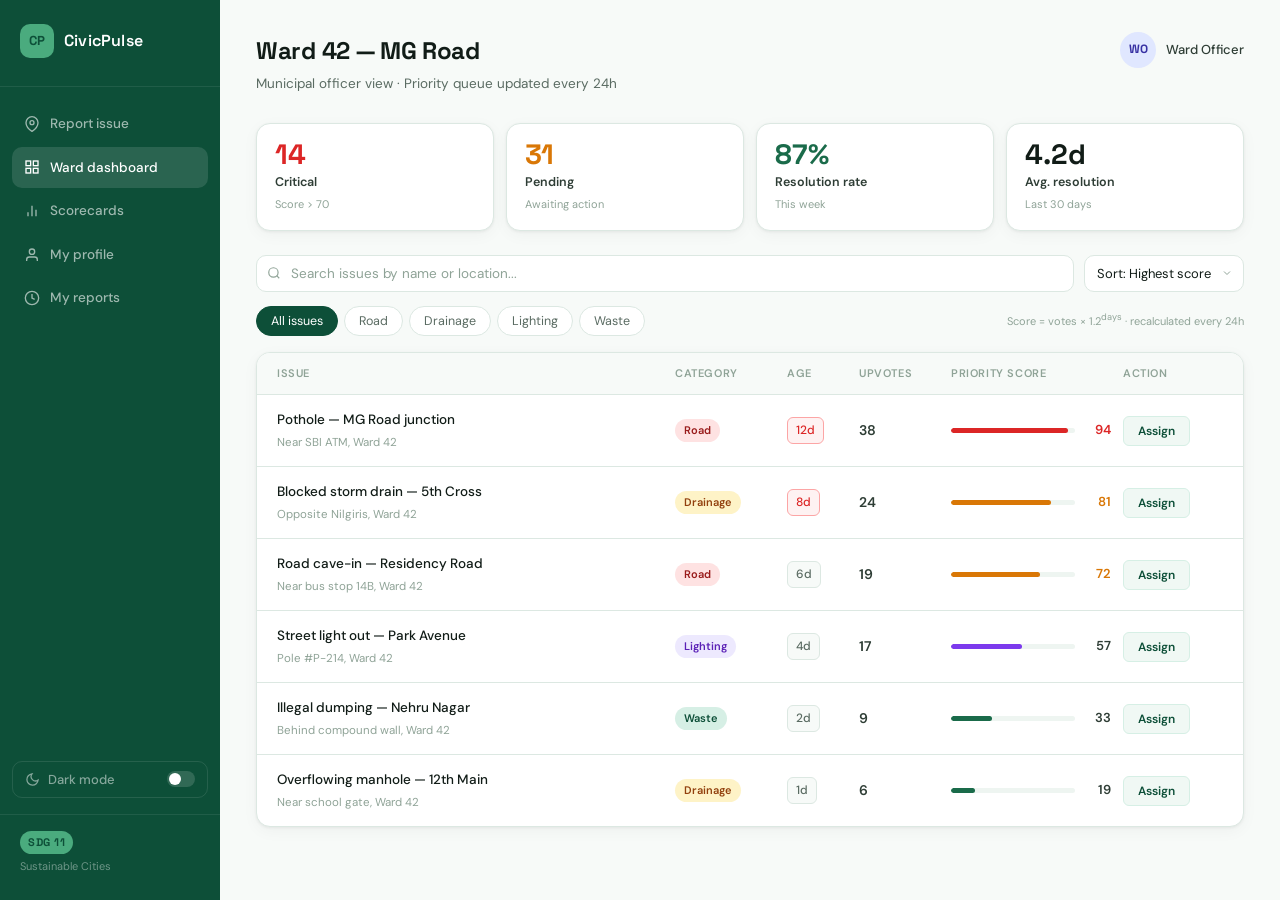
<file: pages/dashboard.html>
<!DOCTYPE html>
<html lang="en">
<head>
  <meta charset="UTF-8" />
  <meta name="viewport" content="width=device-width, initial-scale=1.0" />
  <title>CivicPulse — Ward Dashboard</title>
  <link rel="stylesheet" href="../css/style.css" />
  <link rel="stylesheet" href="../css/darkmode.css" />
  <link rel="preconnect" href="https://fonts.googleapis.com" />
  <link href="https://fonts.googleapis.com/css2?family=DM+Sans:wght@400;500;600&family=Space+Grotesk:wght@500;600;700&display=swap" rel="stylesheet" />
</head>
<body>

  <div class="shell">

        <aside class="sidebar">
      <div class="sidebar-logo">
        <span class="logo-mark">CP</span>
        <span class="logo-text">CivicPulse</span>
      </div>
      <nav class="sidebar-nav">
        <a href="../index.html" class="nav-item ">
          <svg class="nav-icon" viewBox="0 0 24 24" fill="none" stroke="currentColor" stroke-width="2"><path d="M21 10c0 7-9 13-9 13s-9-6-9-13a9 9 0 0118 0z"/><circle cx="12" cy="10" r="3"/></svg>
          Report issue
        </a>
        <a href="dashboard.html" class="nav-item active">
          <svg class="nav-icon" viewBox="0 0 24 24" fill="none" stroke="currentColor" stroke-width="2"><rect x="3" y="3" width="7" height="7"/><rect x="14" y="3" width="7" height="7"/><rect x="14" y="14" width="7" height="7"/><rect x="3" y="14" width="7" height="7"/></svg>
          Ward dashboard
        </a>
        <a href="scorecard.html" class="nav-item ">
          <svg class="nav-icon" viewBox="0 0 24 24" fill="none" stroke="currentColor" stroke-width="2"><line x1="18" y1="20" x2="18" y2="10"/><line x1="12" y1="20" x2="12" y2="4"/><line x1="6" y1="20" x2="6" y2="14"/></svg>
          Scorecards
        </a>
        <a href="profile.html" class="nav-item ">
          <svg class="nav-icon" viewBox="0 0 24 24" fill="none" stroke="currentColor" stroke-width="2"><path d="M20 21v-2a4 4 0 00-4-4H8a4 4 0 00-4 4v2"/><circle cx="12" cy="7" r="4"/></svg>
          My profile
        </a>
        <a href="history.html" class="nav-item ">
          <svg class="nav-icon" viewBox="0 0 24 24" fill="none" stroke="currentColor" stroke-width="2"><circle cx="12" cy="12" r="10"/><polyline points="12 6 12 12 16 14"/></svg>
          My reports
        </a>
      </nav>
      <button class="dark-toggle" onclick="toggleDark()">
        <svg width="15" height="15" viewBox="0 0 24 24" fill="none" stroke="currentColor" stroke-width="2"><path d="M21 12.79A9 9 0 1111.21 3 7 7 0 0021 12.79z"/></svg>
        Dark mode
        <div class="dark-toggle-track"><div class="dark-toggle-thumb"></div></div>
      </button>
      <div class="sidebar-sdg">
        <span class="sdg-badge">SDG 11</span>
        <span class="sdg-label">Sustainable Cities</span>
      </div>
    </aside>

    <main class="main">

      <header class="page-header">
        <div>
          <h1 class="page-title">Ward 42 — MG Road</h1>
          <p class="page-sub">Municipal officer view · Priority queue updated every 24h</p>
        </div>
        <div class="header-user">
          <div class="user-avatar officer">WO</div>
          <span class="user-name">Ward Officer</span>
        </div>
      </header>

      <!-- Stats row -->
      <div class="stats-row">
        <div class="stat-card">
          <span class="stat-num critical">14</span>
          <span class="stat-label">Critical</span>
          <span class="stat-hint">Score &gt; 70</span>
        </div>
        <div class="stat-card">
          <span class="stat-num warning">31</span>
          <span class="stat-label">Pending</span>
          <span class="stat-hint">Awaiting action</span>
        </div>
        <div class="stat-card">
          <span class="stat-num success">87%</span>
          <span class="stat-label">Resolution rate</span>
          <span class="stat-hint">This week</span>
        </div>
        <div class="stat-card">
          <span class="stat-num">4.2d</span>
          <span class="stat-label">Avg. resolution</span>
          <span class="stat-hint">Last 30 days</span>
        </div>
      </div>

      <!-- Search + Sort toolbar -->
      <div class="dashboard-toolbar">
        <div class="toolbar-search-wrap">
          <svg class="toolbar-search-icon" viewBox="0 0 24 24" fill="none" stroke="currentColor" stroke-width="2"><circle cx="11" cy="11" r="8"/><line x1="21" y1="21" x2="16.65" y2="16.65"/></svg>
          <input class="toolbar-search" id="toolbar-search" type="text" placeholder="Search issues by name or location..." oninput="searchAndSort()" />
        </div>
        <select class="sort-select" id="sort-select" onchange="searchAndSort()">
          <option value="score">Sort: Highest score</option>
          <option value="votes">Sort: Most votes</option>
          <option value="age">Sort: Oldest first</option>
          <option value="newest">Sort: Newest first</option>
        </select>
      </div>

      <!-- Filter bar -->
      <div class="filter-bar">
        <button class="filter-btn active" onclick="filterIssues('all', this)">All issues</button>
        <button class="filter-btn" onclick="filterIssues('road', this)">Road</button>
        <button class="filter-btn" onclick="filterIssues('drainage', this)">Drainage</button>
        <button class="filter-btn" onclick="filterIssues('lighting', this)">Lighting</button>
        <button class="filter-btn" onclick="filterIssues('waste', this)">Waste</button>
        <span class="decay-note">Score = votes × 1.2<sup>days</sup> · recalculated every 24h</span>
      </div>

      <!-- Issue table -->
      <div class="issue-table">
        <div id="issue-tbody"><div class="table-head" style="display:grid;grid-template-columns:2fr 100px 60px 80px 160px 100px;gap:12px;padding:12px 20px;background:var(--surface-2);border-bottom:1px solid var(--border);font-size:11px;font-weight:600;color:var(--ink-faint);text-transform:uppercase;letter-spacing:0.6px;">
          <span>Issue</span>
          <span>Category</span>
          <span>Age</span>
          <span>Upvotes</span>
          <span>Priority score</span>
          <span>Action</span>
        </div>

        <div class="table-row" data-cat="road" data-score="94" data-votes="38" data-age="12">
          <div class="issue-info">
            <span class="issue-name">Pothole — MG Road junction</span>
            <span class="issue-loc">Near SBI ATM, Ward 42</span>
          </div>
          <span class="tag tag-road">Road</span>
          <span class="age-badge old">12d</span>
          <span class="votes">38</span>
          <div class="score-cell">
            <div class="score-bar-wrap"><div class="score-bar" style="width:94%;background:#dc2626"></div></div>
            <span class="score-num critical">94</span>
          </div>
          <div class="action-cell">
            <button class="action-btn" onclick="assignIssue(this)">Assign</button>
          </div>
        </div>

        <div class="table-row" data-cat="drainage" data-score="81" data-votes="24" data-age="8">
          <div class="issue-info">
            <span class="issue-name">Blocked storm drain — 5th Cross</span>
            <span class="issue-loc">Opposite Nilgiris, Ward 42</span>
          </div>
          <span class="tag tag-drainage">Drainage</span>
          <span class="age-badge old">8d</span>
          <span class="votes">24</span>
          <div class="score-cell">
            <div class="score-bar-wrap"><div class="score-bar" style="width:81%;background:#d97706"></div></div>
            <span class="score-num warning">81</span>
          </div>
          <div class="action-cell">
            <button class="action-btn" onclick="assignIssue(this)">Assign</button>
          </div>
        </div>

        <div class="table-row" data-cat="road" data-score="72" data-votes="19" data-age="6">
          <div class="issue-info">
            <span class="issue-name">Road cave-in — Residency Road</span>
            <span class="issue-loc">Near bus stop 14B, Ward 42</span>
          </div>
          <span class="tag tag-road">Road</span>
          <span class="age-badge">6d</span>
          <span class="votes">19</span>
          <div class="score-cell">
            <div class="score-bar-wrap"><div class="score-bar" style="width:72%;background:#d97706"></div></div>
            <span class="score-num warning">72</span>
          </div>
          <div class="action-cell">
            <button class="action-btn" onclick="assignIssue(this)">Assign</button>
          </div>
        </div>

        <div class="table-row" data-cat="lighting" data-score="57" data-votes="17" data-age="4">
          <div class="issue-info">
            <span class="issue-name">Street light out — Park Avenue</span>
            <span class="issue-loc">Pole #P-214, Ward 42</span>
          </div>
          <span class="tag tag-lighting">Lighting</span>
          <span class="age-badge">4d</span>
          <span class="votes">17</span>
          <div class="score-cell">
            <div class="score-bar-wrap"><div class="score-bar" style="width:57%;background:#7c3aed"></div></div>
            <span class="score-num">57</span>
          </div>
          <div class="action-cell">
            <button class="action-btn" onclick="assignIssue(this)">Assign</button>
          </div>
        </div>

        <div class="table-row" data-cat="waste" data-score="33" data-votes="9" data-age="2">
          <div class="issue-info">
            <span class="issue-name">Illegal dumping — Nehru Nagar</span>
            <span class="issue-loc">Behind compound wall, Ward 42</span>
          </div>
          <span class="tag tag-waste">Waste</span>
          <span class="age-badge">2d</span>
          <span class="votes">9</span>
          <div class="score-cell">
            <div class="score-bar-wrap"><div class="score-bar" style="width:33%;background:#1a6b4a"></div></div>
            <span class="score-num">33</span>
          </div>
          <div class="action-cell">
            <button class="action-btn" onclick="assignIssue(this)">Assign</button>
          </div>
        </div>

        <div class="table-row" data-cat="drainage" data-score="19" data-votes="6" data-age="1">
          <div class="issue-info">
            <span class="issue-name">Overflowing manhole — 12th Main</span>
            <span class="issue-loc">Near school gate, Ward 42</span>
          </div>
          <span class="tag tag-drainage">Drainage</span>
          <span class="age-badge">1d</span>
          <span class="votes">6</span>
          <div class="score-cell">
            <div class="score-bar-wrap"><div class="score-bar" style="width:19%;background:#1a6b4a"></div></div>
            <span class="score-num">19</span>
          </div>
          <div class="action-cell">
            <button class="action-btn" onclick="assignIssue(this)">Assign</button>
          </div>
        </div>

      </div>

      <p class="no-results" id="no-results">No issues match your search.</p>

    </main>
  </div>

  <script src="../js/app.js"></script>
  <script>
    let activeCat = 'all';

    function filterIssues(cat, btn) {
      activeCat = cat;
      document.querySelectorAll('.filter-btn').forEach(b => b.classList.remove('active'));
      btn.classList.add('active');
      searchAndSort();
    }

    function searchAndSort() {
      const query = document.getElementById('toolbar-search').value.toLowerCase();
      const sort  = document.getElementById('sort-select').value;
      const rows  = Array.from(document.querySelectorAll('.table-row'));

      const scoreMap  = {'94':94,'81':81,'72':72,'57':57,'33':33,'19':19};
      const votesMap  = {'94':38,'81':24,'72':19,'57':17,'33':9,'19':6};
      const ageMap    = {'94':12,'81':8,'72':6,'57':4,'33':2,'19':1};

      rows.forEach(row => {
        const name   = row.querySelector('.issue-name')?.textContent.toLowerCase() || '';
        const loc    = row.querySelector('.issue-loc')?.textContent.toLowerCase()  || '';
        const cat    = row.dataset.cat;
        const matchQ = name.includes(query) || loc.includes(query);
        const matchC = activeCat === 'all' || cat === activeCat;
        row.style.display = (matchQ && matchC) ? '' : 'none';
      });

      // Sort visible rows
      const table = document.querySelector('.issue-table');
      const head  = document.querySelector('.table-head');
      const visibleRows = rows.filter(r => r.style.display !== 'none');

      visibleRows.sort((a, b) => {
        const sa = parseInt(a.querySelector('.score-num')?.textContent) || 0;
        const sb = parseInt(b.querySelector('.score-num')?.textContent) || 0;
        const va = parseInt(a.querySelector('.votes')?.textContent) || 0;
        const vb = parseInt(b.querySelector('.votes')?.textContent) || 0;
        const aa = parseInt(a.querySelector('.age-badge')?.textContent) || 0;
        const ab = parseInt(b.querySelector('.age-badge')?.textContent) || 0;
        if (sort === 'score')  return sb - sa;
        if (sort === 'votes')  return vb - va;
        if (sort === 'age')    return ab - aa;
        if (sort === 'newest') return aa - ab;
        return 0;
      });

      visibleRows.forEach(r => table.appendChild(r));

      const visible = visibleRows.length;
      const nr = document.getElementById('no-results');
      if (nr) nr.classList.toggle('visible', visible === 0);
    }
  </script>
</body>
</html>
</file>
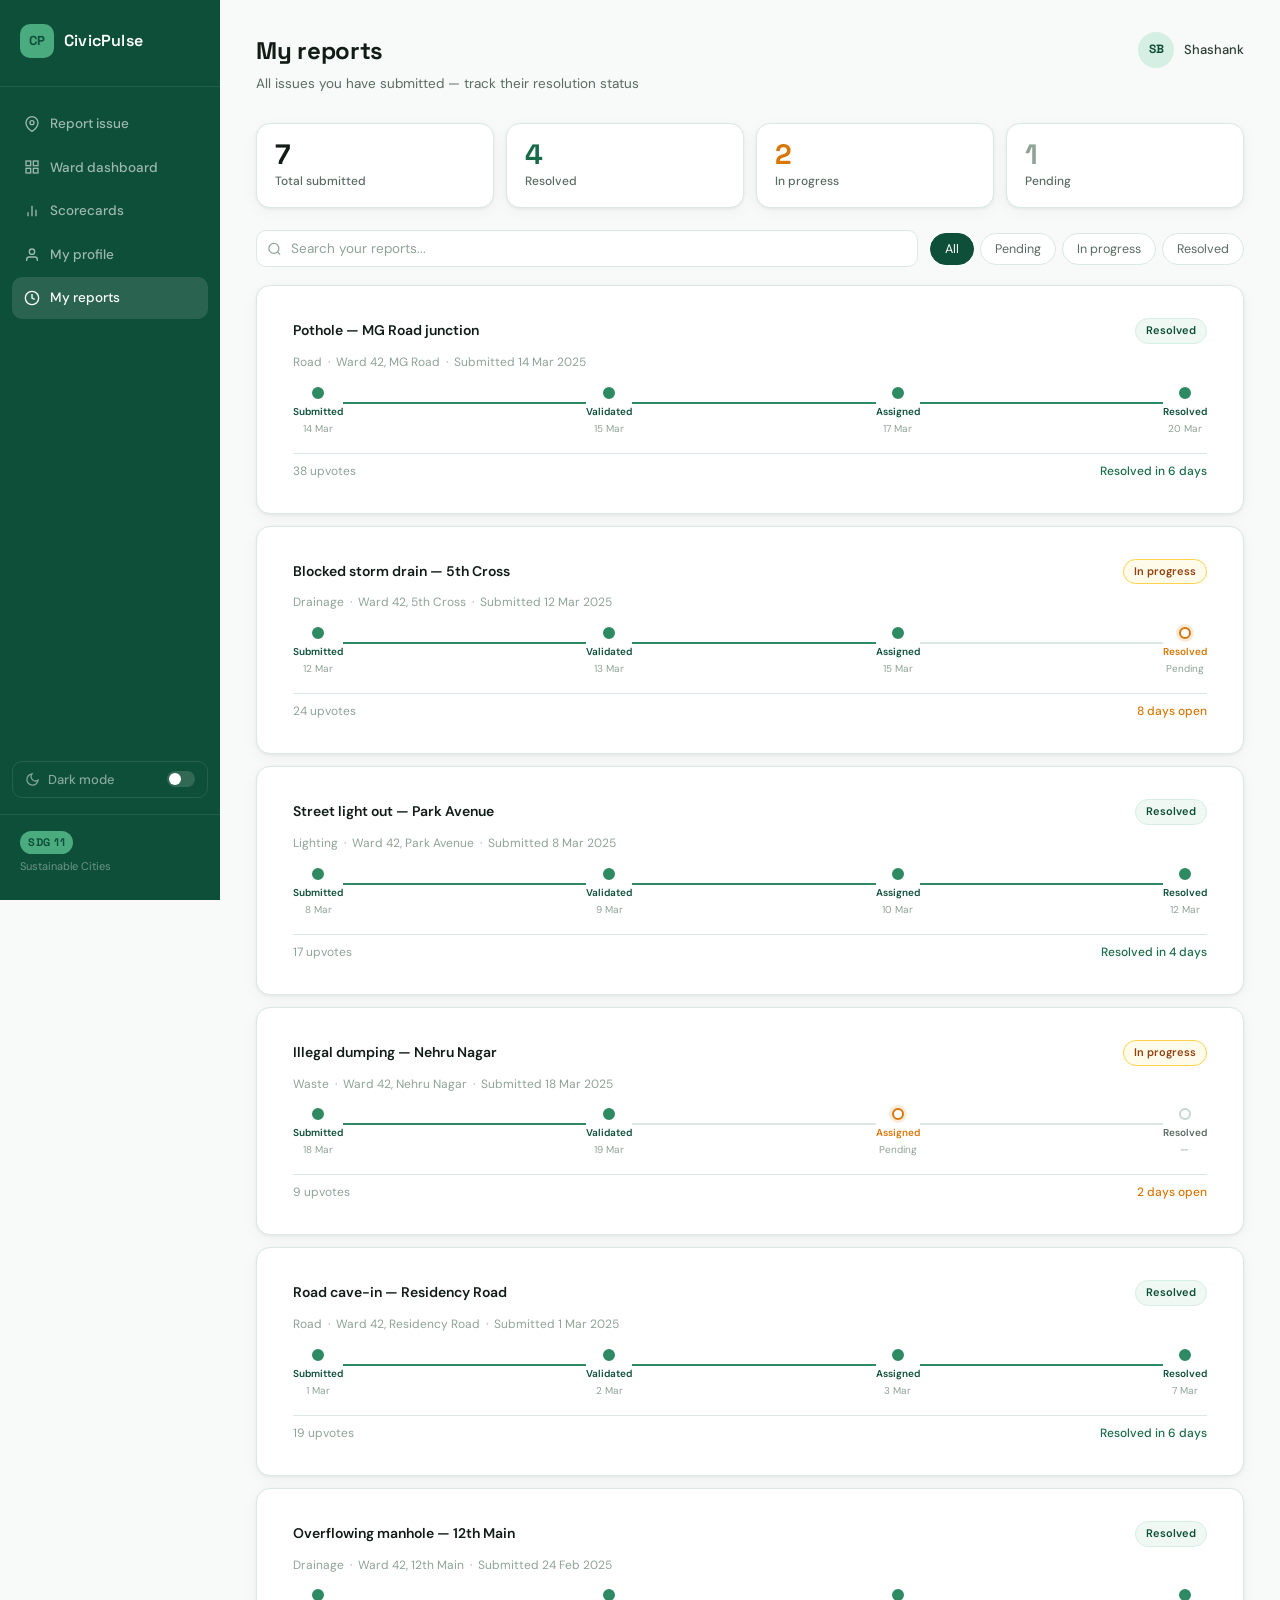
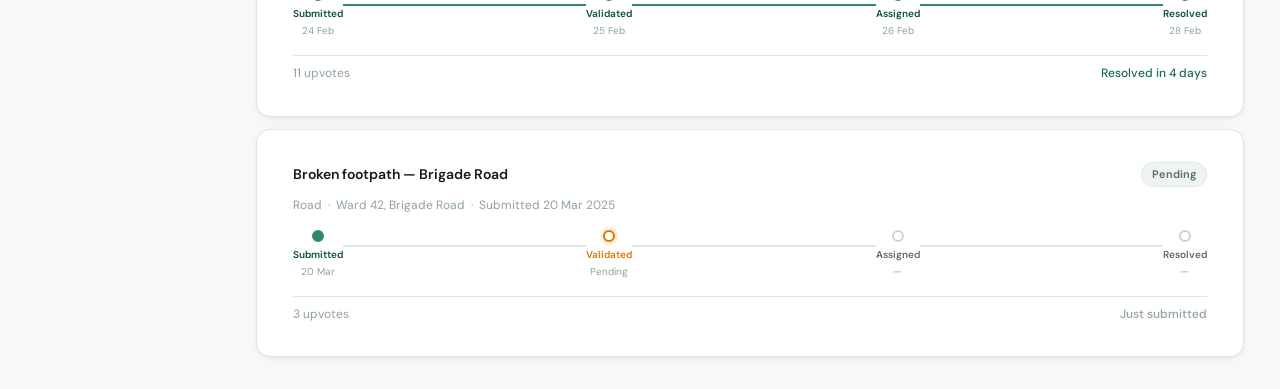
<file: pages/history.html>
<!DOCTYPE html>
<html lang="en">
<head>
  <meta charset="UTF-8" />
  <meta name="viewport" content="width=device-width, initial-scale=1.0" />
  <title>CivicPulse — My Reports</title>
  <link rel="stylesheet" href="../css/style.css" />
  <link rel="stylesheet" href="../css/darkmode.css" />
  <link rel="stylesheet" href="../css/history.css" />
  <link rel="preconnect" href="https://fonts.googleapis.com" />
  <link href="https://fonts.googleapis.com/css2?family=DM+Sans:wght@400;500;600&family=Space+Grotesk:wght@500;600;700&display=swap" rel="stylesheet" />
</head>
<body>
  <div class="shell">
        <aside class="sidebar">
      <div class="sidebar-logo">
        <span class="logo-mark">CP</span>
        <span class="logo-text">CivicPulse</span>
      </div>
      <nav class="sidebar-nav">
        <a href="../index.html" class="nav-item ">
          <svg class="nav-icon" viewBox="0 0 24 24" fill="none" stroke="currentColor" stroke-width="2"><path d="M21 10c0 7-9 13-9 13s-9-6-9-13a9 9 0 0118 0z"/><circle cx="12" cy="10" r="3"/></svg>
          Report issue
        </a>
        <a href="dashboard.html" class="nav-item ">
          <svg class="nav-icon" viewBox="0 0 24 24" fill="none" stroke="currentColor" stroke-width="2"><rect x="3" y="3" width="7" height="7"/><rect x="14" y="3" width="7" height="7"/><rect x="14" y="14" width="7" height="7"/><rect x="3" y="14" width="7" height="7"/></svg>
          Ward dashboard
        </a>
        <a href="scorecard.html" class="nav-item ">
          <svg class="nav-icon" viewBox="0 0 24 24" fill="none" stroke="currentColor" stroke-width="2"><line x1="18" y1="20" x2="18" y2="10"/><line x1="12" y1="20" x2="12" y2="4"/><line x1="6" y1="20" x2="6" y2="14"/></svg>
          Scorecards
        </a>
        <a href="profile.html" class="nav-item ">
          <svg class="nav-icon" viewBox="0 0 24 24" fill="none" stroke="currentColor" stroke-width="2"><path d="M20 21v-2a4 4 0 00-4-4H8a4 4 0 00-4 4v2"/><circle cx="12" cy="7" r="4"/></svg>
          My profile
        </a>
        <a href="history.html" class="nav-item active">
          <svg class="nav-icon" viewBox="0 0 24 24" fill="none" stroke="currentColor" stroke-width="2"><circle cx="12" cy="12" r="10"/><polyline points="12 6 12 12 16 14"/></svg>
          My reports
        </a>
      </nav>
      <button class="dark-toggle" onclick="toggleDark()">
        <svg width="15" height="15" viewBox="0 0 24 24" fill="none" stroke="currentColor" stroke-width="2"><path d="M21 12.79A9 9 0 1111.21 3 7 7 0 0021 12.79z"/></svg>
        Dark mode
        <div class="dark-toggle-track"><div class="dark-toggle-thumb"></div></div>
      </button>
      <div class="sidebar-sdg">
        <span class="sdg-badge">SDG 11</span>
        <span class="sdg-label">Sustainable Cities</span>
      </div>
    </aside>

    <main class="main">
      <header class="page-header">
        <div>
          <h1 class="page-title">My reports</h1>
          <p class="page-sub">All issues you have submitted — track their resolution status</p>
        </div>
        <div class="header-user">
          <div class="user-avatar">SB</div>
          <span class="user-name">Shashank</span>
        </div>
      </header>

      <div class="history-summary">
        <div class="hsummary-card"><span class="hsummary-num">7</span><span class="hsummary-lbl">Total submitted</span></div>
        <div class="hsummary-card"><span class="hsummary-num success">4</span><span class="hsummary-lbl">Resolved</span></div>
        <div class="hsummary-card"><span class="hsummary-num warning">2</span><span class="hsummary-lbl">In progress</span></div>
        <div class="hsummary-card"><span class="hsummary-num muted">1</span><span class="hsummary-lbl">Pending</span></div>
      </div>

      <div class="history-controls">
        <div class="search-wrap">
          <svg class="search-icon" viewBox="0 0 24 24" fill="none" stroke="currentColor" stroke-width="2"><circle cx="11" cy="11" r="8"/><line x1="21" y1="21" x2="16.65" y2="16.65"/></svg>
          <input type="text" class="search-input" id="history-search" placeholder="Search your reports..." oninput="filterHistory()" />
        </div>
        <div class="hfilter-group">
          <button class="hfilter-btn active" onclick="setHistoryFilter('all',this)">All</button>
          <button class="hfilter-btn" onclick="setHistoryFilter('pending',this)">Pending</button>
          <button class="hfilter-btn" onclick="setHistoryFilter('in-progress',this)">In progress</button>
          <button class="hfilter-btn" onclick="setHistoryFilter('resolved',this)">Resolved</button>
        </div>
      </div>

      <div class="history-list" id="history-list">

        <div class="history-card" data-status="resolved" data-title="pothole mg road junction">
          <div class="hcard-left"><span class="hcat-dot road"></span></div>
          <div class="hcard-body">
            <div class="hcard-top">
              <span class="hcard-title">Pothole — MG Road junction</span>
              <span class="hstatus-badge resolved">Resolved</span>
            </div>
            <p class="hcard-meta">Road &nbsp;·&nbsp; Ward 42, MG Road &nbsp;·&nbsp; Submitted 14 Mar 2025</p>
            <div class="hcard-timeline">
              <div class="htl-step done"><div class="htl-dot"></div><div class="htl-info"><span class="htl-label">Submitted</span><span class="htl-date">14 Mar</span></div></div>
              <div class="htl-line done"></div>
              <div class="htl-step done"><div class="htl-dot"></div><div class="htl-info"><span class="htl-label">Validated</span><span class="htl-date">15 Mar</span></div></div>
              <div class="htl-line done"></div>
              <div class="htl-step done"><div class="htl-dot"></div><div class="htl-info"><span class="htl-label">Assigned</span><span class="htl-date">17 Mar</span></div></div>
              <div class="htl-line done"></div>
              <div class="htl-step done"><div class="htl-dot"></div><div class="htl-info"><span class="htl-label">Resolved</span><span class="htl-date">20 Mar</span></div></div>
            </div>
            <div class="hcard-footer"><span class="hcard-votes">38 upvotes</span><span class="hcard-days">Resolved in 6 days</span></div>
          </div>
        </div>

        <div class="history-card" data-status="in-progress" data-title="blocked storm drain 5th cross">
          <div class="hcard-left"><span class="hcat-dot drainage"></span></div>
          <div class="hcard-body">
            <div class="hcard-top">
              <span class="hcard-title">Blocked storm drain — 5th Cross</span>
              <span class="hstatus-badge in-progress">In progress</span>
            </div>
            <p class="hcard-meta">Drainage &nbsp;·&nbsp; Ward 42, 5th Cross &nbsp;·&nbsp; Submitted 12 Mar 2025</p>
            <div class="hcard-timeline">
              <div class="htl-step done"><div class="htl-dot"></div><div class="htl-info"><span class="htl-label">Submitted</span><span class="htl-date">12 Mar</span></div></div>
              <div class="htl-line done"></div>
              <div class="htl-step done"><div class="htl-dot"></div><div class="htl-info"><span class="htl-label">Validated</span><span class="htl-date">13 Mar</span></div></div>
              <div class="htl-line done"></div>
              <div class="htl-step done"><div class="htl-dot"></div><div class="htl-info"><span class="htl-label">Assigned</span><span class="htl-date">15 Mar</span></div></div>
              <div class="htl-line"></div>
              <div class="htl-step active"><div class="htl-dot"></div><div class="htl-info"><span class="htl-label">Resolved</span><span class="htl-date">Pending</span></div></div>
            </div>
            <div class="hcard-footer"><span class="hcard-votes">24 upvotes</span><span class="hcard-days warning">8 days open</span></div>
          </div>
        </div>

        <div class="history-card" data-status="resolved" data-title="street light out park avenue">
          <div class="hcard-left"><span class="hcat-dot lighting"></span></div>
          <div class="hcard-body">
            <div class="hcard-top">
              <span class="hcard-title">Street light out — Park Avenue</span>
              <span class="hstatus-badge resolved">Resolved</span>
            </div>
            <p class="hcard-meta">Lighting &nbsp;·&nbsp; Ward 42, Park Avenue &nbsp;·&nbsp; Submitted 8 Mar 2025</p>
            <div class="hcard-timeline">
              <div class="htl-step done"><div class="htl-dot"></div><div class="htl-info"><span class="htl-label">Submitted</span><span class="htl-date">8 Mar</span></div></div>
              <div class="htl-line done"></div>
              <div class="htl-step done"><div class="htl-dot"></div><div class="htl-info"><span class="htl-label">Validated</span><span class="htl-date">9 Mar</span></div></div>
              <div class="htl-line done"></div>
              <div class="htl-step done"><div class="htl-dot"></div><div class="htl-info"><span class="htl-label">Assigned</span><span class="htl-date">10 Mar</span></div></div>
              <div class="htl-line done"></div>
              <div class="htl-step done"><div class="htl-dot"></div><div class="htl-info"><span class="htl-label">Resolved</span><span class="htl-date">12 Mar</span></div></div>
            </div>
            <div class="hcard-footer"><span class="hcard-votes">17 upvotes</span><span class="hcard-days">Resolved in 4 days</span></div>
          </div>
        </div>

        <div class="history-card" data-status="in-progress" data-title="illegal dumping nehru nagar">
          <div class="hcard-left"><span class="hcat-dot waste"></span></div>
          <div class="hcard-body">
            <div class="hcard-top">
              <span class="hcard-title">Illegal dumping — Nehru Nagar</span>
              <span class="hstatus-badge in-progress">In progress</span>
            </div>
            <p class="hcard-meta">Waste &nbsp;·&nbsp; Ward 42, Nehru Nagar &nbsp;·&nbsp; Submitted 18 Mar 2025</p>
            <div class="hcard-timeline">
              <div class="htl-step done"><div class="htl-dot"></div><div class="htl-info"><span class="htl-label">Submitted</span><span class="htl-date">18 Mar</span></div></div>
              <div class="htl-line done"></div>
              <div class="htl-step done"><div class="htl-dot"></div><div class="htl-info"><span class="htl-label">Validated</span><span class="htl-date">19 Mar</span></div></div>
              <div class="htl-line"></div>
              <div class="htl-step active"><div class="htl-dot"></div><div class="htl-info"><span class="htl-label">Assigned</span><span class="htl-date">Pending</span></div></div>
              <div class="htl-line"></div>
              <div class="htl-step"><div class="htl-dot"></div><div class="htl-info"><span class="htl-label">Resolved</span><span class="htl-date">—</span></div></div>
            </div>
            <div class="hcard-footer"><span class="hcard-votes">9 upvotes</span><span class="hcard-days warning">2 days open</span></div>
          </div>
        </div>

        <div class="history-card" data-status="resolved" data-title="road cave-in residency road">
          <div class="hcard-left"><span class="hcat-dot road"></span></div>
          <div class="hcard-body">
            <div class="hcard-top">
              <span class="hcard-title">Road cave-in — Residency Road</span>
              <span class="hstatus-badge resolved">Resolved</span>
            </div>
            <p class="hcard-meta">Road &nbsp;·&nbsp; Ward 42, Residency Road &nbsp;·&nbsp; Submitted 1 Mar 2025</p>
            <div class="hcard-timeline">
              <div class="htl-step done"><div class="htl-dot"></div><div class="htl-info"><span class="htl-label">Submitted</span><span class="htl-date">1 Mar</span></div></div>
              <div class="htl-line done"></div>
              <div class="htl-step done"><div class="htl-dot"></div><div class="htl-info"><span class="htl-label">Validated</span><span class="htl-date">2 Mar</span></div></div>
              <div class="htl-line done"></div>
              <div class="htl-step done"><div class="htl-dot"></div><div class="htl-info"><span class="htl-label">Assigned</span><span class="htl-date">3 Mar</span></div></div>
              <div class="htl-line done"></div>
              <div class="htl-step done"><div class="htl-dot"></div><div class="htl-info"><span class="htl-label">Resolved</span><span class="htl-date">7 Mar</span></div></div>
            </div>
            <div class="hcard-footer"><span class="hcard-votes">19 upvotes</span><span class="hcard-days">Resolved in 6 days</span></div>
          </div>
        </div>

        <div class="history-card" data-status="resolved" data-title="overflowing manhole 12th main">
          <div class="hcard-left"><span class="hcat-dot drainage"></span></div>
          <div class="hcard-body">
            <div class="hcard-top">
              <span class="hcard-title">Overflowing manhole — 12th Main</span>
              <span class="hstatus-badge resolved">Resolved</span>
            </div>
            <p class="hcard-meta">Drainage &nbsp;·&nbsp; Ward 42, 12th Main &nbsp;·&nbsp; Submitted 24 Feb 2025</p>
            <div class="hcard-timeline">
              <div class="htl-step done"><div class="htl-dot"></div><div class="htl-info"><span class="htl-label">Submitted</span><span class="htl-date">24 Feb</span></div></div>
              <div class="htl-line done"></div>
              <div class="htl-step done"><div class="htl-dot"></div><div class="htl-info"><span class="htl-label">Validated</span><span class="htl-date">25 Feb</span></div></div>
              <div class="htl-line done"></div>
              <div class="htl-step done"><div class="htl-dot"></div><div class="htl-info"><span class="htl-label">Assigned</span><span class="htl-date">26 Feb</span></div></div>
              <div class="htl-line done"></div>
              <div class="htl-step done"><div class="htl-dot"></div><div class="htl-info"><span class="htl-label">Resolved</span><span class="htl-date">28 Feb</span></div></div>
            </div>
            <div class="hcard-footer"><span class="hcard-votes">11 upvotes</span><span class="hcard-days">Resolved in 4 days</span></div>
          </div>
        </div>

        <div class="history-card" data-status="pending" data-title="broken footpath brigade road">
          <div class="hcard-left"><span class="hcat-dot road"></span></div>
          <div class="hcard-body">
            <div class="hcard-top">
              <span class="hcard-title">Broken footpath — Brigade Road</span>
              <span class="hstatus-badge pending">Pending</span>
            </div>
            <p class="hcard-meta">Road &nbsp;·&nbsp; Ward 42, Brigade Road &nbsp;·&nbsp; Submitted 20 Mar 2025</p>
            <div class="hcard-timeline">
              <div class="htl-step done"><div class="htl-dot"></div><div class="htl-info"><span class="htl-label">Submitted</span><span class="htl-date">20 Mar</span></div></div>
              <div class="htl-line"></div>
              <div class="htl-step active"><div class="htl-dot"></div><div class="htl-info"><span class="htl-label">Validated</span><span class="htl-date">Pending</span></div></div>
              <div class="htl-line"></div>
              <div class="htl-step"><div class="htl-dot"></div><div class="htl-info"><span class="htl-label">Assigned</span><span class="htl-date">—</span></div></div>
              <div class="htl-line"></div>
              <div class="htl-step"><div class="htl-dot"></div><div class="htl-info"><span class="htl-label">Resolved</span><span class="htl-date">—</span></div></div>
            </div>
            <div class="hcard-footer"><span class="hcard-votes">3 upvotes</span><span class="hcard-days muted">Just submitted</span></div>
          </div>
        </div>

        <div class="history-empty" id="history-empty" style="display:none">
          <svg viewBox="0 0 24 24" fill="none" stroke="currentColor" stroke-width="1.5" width="40" height="40"><circle cx="11" cy="11" r="8"/><line x1="21" y1="21" x2="16.65" y2="16.65"/></svg>
          <p>No reports match your search</p>
        </div>

      </div>
    </main>
  </div>

  <script src="../js/app.js"></script>
  <script src="../js/history.js"></script>
</body>
</html>
</file>
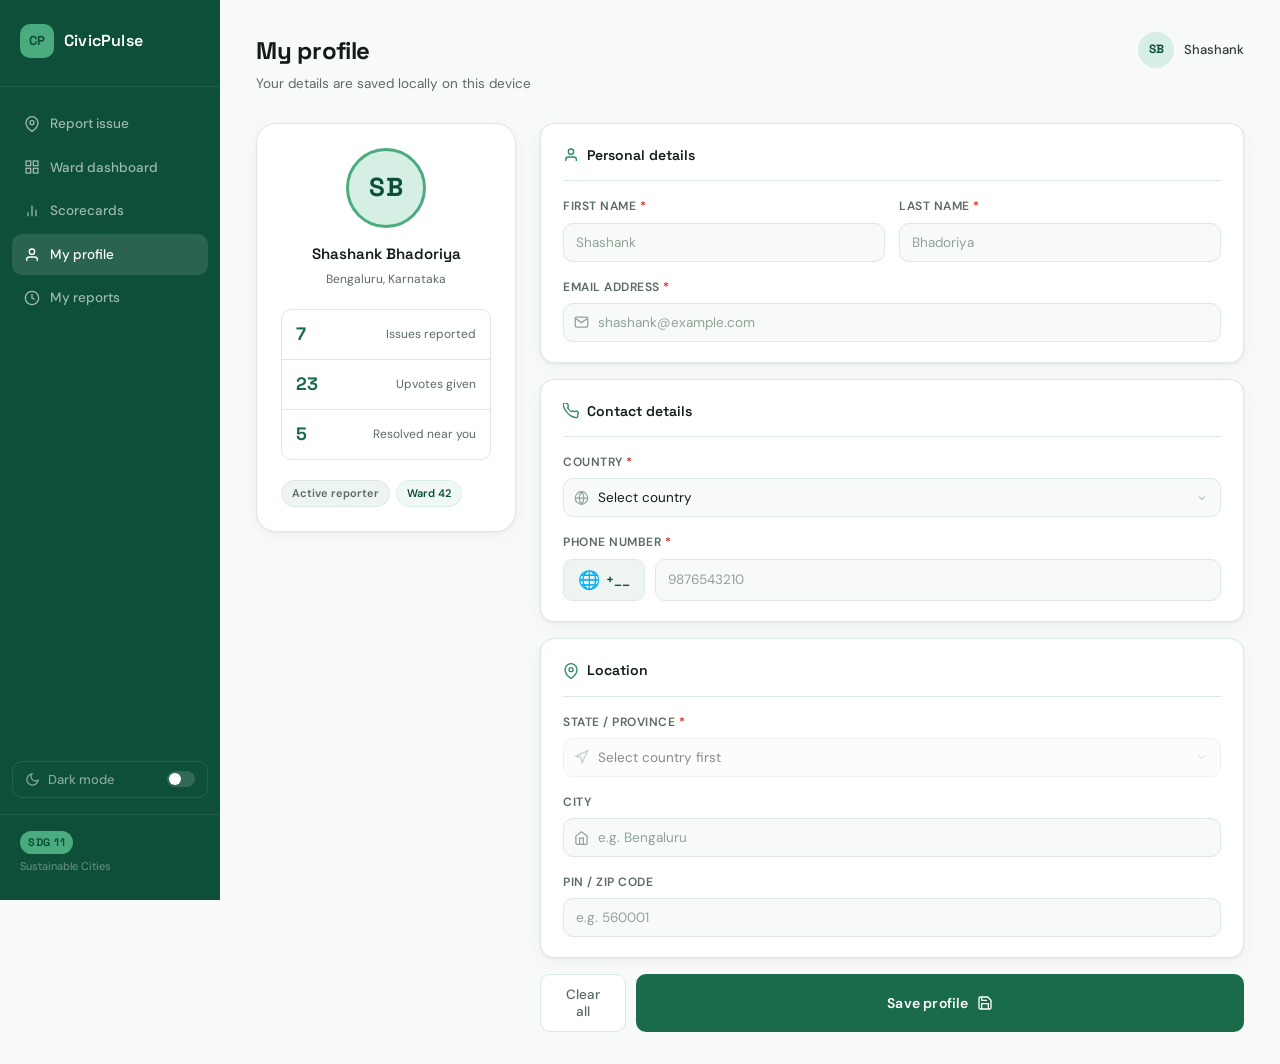
<file: pages/profile.html>
<!DOCTYPE html>
<html lang="en">
<head>
  <meta charset="UTF-8" />
  <meta name="viewport" content="width=device-width, initial-scale=1.0" />
  <title>CivicPulse — My Profile</title>
  <link rel="stylesheet" href="../css/style.css" />
  <link rel="stylesheet" href="../css/darkmode.css" />
  <link rel="stylesheet" href="../css/profile.css" />
  <link rel="preconnect" href="https://fonts.googleapis.com" />
  <link href="https://fonts.googleapis.com/css2?family=DM+Sans:wght@400;500;600&family=Space+Grotesk:wght@500;600;700&display=swap" rel="stylesheet" />
</head>
<body>

  <div class="shell">

    <!-- Sidebar -->
        <aside class="sidebar">
      <div class="sidebar-logo">
        <span class="logo-mark">CP</span>
        <span class="logo-text">CivicPulse</span>
      </div>
      <nav class="sidebar-nav">
        <a href="../index.html" class="nav-item ">
          <svg class="nav-icon" viewBox="0 0 24 24" fill="none" stroke="currentColor" stroke-width="2"><path d="M21 10c0 7-9 13-9 13s-9-6-9-13a9 9 0 0118 0z"/><circle cx="12" cy="10" r="3"/></svg>
          Report issue
        </a>
        <a href="dashboard.html" class="nav-item ">
          <svg class="nav-icon" viewBox="0 0 24 24" fill="none" stroke="currentColor" stroke-width="2"><rect x="3" y="3" width="7" height="7"/><rect x="14" y="3" width="7" height="7"/><rect x="14" y="14" width="7" height="7"/><rect x="3" y="14" width="7" height="7"/></svg>
          Ward dashboard
        </a>
        <a href="scorecard.html" class="nav-item ">
          <svg class="nav-icon" viewBox="0 0 24 24" fill="none" stroke="currentColor" stroke-width="2"><line x1="18" y1="20" x2="18" y2="10"/><line x1="12" y1="20" x2="12" y2="4"/><line x1="6" y1="20" x2="6" y2="14"/></svg>
          Scorecards
        </a>
        <a href="profile.html" class="nav-item active">
          <svg class="nav-icon" viewBox="0 0 24 24" fill="none" stroke="currentColor" stroke-width="2"><path d="M20 21v-2a4 4 0 00-4-4H8a4 4 0 00-4 4v2"/><circle cx="12" cy="7" r="4"/></svg>
          My profile
        </a>
        <a href="history.html" class="nav-item ">
          <svg class="nav-icon" viewBox="0 0 24 24" fill="none" stroke="currentColor" stroke-width="2"><circle cx="12" cy="12" r="10"/><polyline points="12 6 12 12 16 14"/></svg>
          My reports
        </a>
      </nav>
      <button class="dark-toggle" onclick="toggleDark()">
        <svg width="15" height="15" viewBox="0 0 24 24" fill="none" stroke="currentColor" stroke-width="2"><path d="M21 12.79A9 9 0 1111.21 3 7 7 0 0021 12.79z"/></svg>
        Dark mode
        <div class="dark-toggle-track"><div class="dark-toggle-thumb"></div></div>
      </button>
      <div class="sidebar-sdg">
        <span class="sdg-badge">SDG 11</span>
        <span class="sdg-label">Sustainable Cities</span>
      </div>
    </aside>

    <!-- Main -->
    <main class="main">

      <header class="page-header">
        <div>
          <h1 class="page-title">My profile</h1>
          <p class="page-sub">Your details are saved locally on this device</p>
        </div>
        <div class="header-user">
          <div class="user-avatar" id="header-avatar">SB</div>
          <span class="user-name" id="header-name">Shashank</span>
        </div>
      </header>

      <div class="profile-layout">

        <!-- Left: Avatar card -->
        <aside class="profile-sidebar-card">
          <div class="avatar-section">
            <div class="avatar-large" id="avatar-display">SB</div>
            <div class="avatar-info">
              <p class="avatar-name" id="avatar-name-display">Shashank Bhadoriya</p>
              <p class="avatar-city" id="avatar-city-display">Bengaluru, Karnataka</p>
            </div>
          </div>

          <div class="profile-stats">
            <div class="pstat">
              <span class="pstat-num">7</span>
              <span class="pstat-lbl">Issues reported</span>
            </div>
            <div class="pstat">
              <span class="pstat-num">23</span>
              <span class="pstat-lbl">Upvotes given</span>
            </div>
            <div class="pstat">
              <span class="pstat-num">5</span>
              <span class="pstat-lbl">Resolved near you</span>
            </div>
          </div>

          <div class="profile-badge-list">
            <span class="profile-badge">Active reporter</span>
            <span class="profile-badge verified">Ward 42</span>
          </div>
        </aside>

        <!-- Right: Form -->
        <div class="profile-form-wrap">

          <div class="save-toast" id="save-toast">
            <svg viewBox="0 0 24 24" fill="none" stroke="currentColor" stroke-width="2" width="16" height="16"><path d="M22 11.08V12a10 10 0 11-5.93-9.14"/><polyline points="22 4 12 14.01 9 11.01"/></svg>
            Profile saved successfully
          </div>

          <!-- Personal details -->
          <div class="form-card">
            <div class="form-card-header">
              <svg viewBox="0 0 24 24" fill="none" stroke="currentColor" stroke-width="2" width="16" height="16"><path d="M20 21v-2a4 4 0 00-4-4H8a4 4 0 00-4 4v2"/><circle cx="12" cy="7" r="4"/></svg>
              Personal details
            </div>

            <div class="field-row">
              <div class="field-group">
                <label class="field-label">First name <span class="required">*</span></label>
                <input type="text" class="field-input" id="first-name" placeholder="Shashank" oninput="liveUpdate()" />
              </div>
              <div class="field-group">
                <label class="field-label">Last name <span class="required">*</span></label>
                <input type="text" class="field-input" id="last-name" placeholder="Bhadoriya" oninput="liveUpdate()" />
              </div>
            </div>

            <div class="field-group">
              <label class="field-label">Email address <span class="required">*</span></label>
              <div class="input-icon-wrap">
                <svg class="input-icon" viewBox="0 0 24 24" fill="none" stroke="currentColor" stroke-width="2"><path d="M4 4h16c1.1 0 2 .9 2 2v12c0 1.1-.9 2-2 2H4c-1.1 0-2-.9-2-2V6c0-1.1.9-2 2-2z"/><polyline points="22,6 12,13 2,6"/></svg>
                <input type="email" class="field-input with-icon" id="email" placeholder="shashank@example.com" />
              </div>
            </div>
          </div>

          <!-- Contact details -->
          <div class="form-card">
            <div class="form-card-header">
              <svg viewBox="0 0 24 24" fill="none" stroke="currentColor" stroke-width="2" width="16" height="16"><path d="M22 16.92v3a2 2 0 01-2.18 2 19.79 19.79 0 01-8.63-3.07A19.5 19.5 0 013.07 9.81 19.79 19.79 0 01.14 1.18 2 2 0 012.11 0h3a2 2 0 012 1.72c.127.96.361 1.903.7 2.81a2 2 0 01-.45 2.11L6.91 7.09a16 16 0 006 6l.46-.46a2 2 0 012.11-.45c.907.339 1.85.573 2.81.7A2 2 0 0122 16.92z"/></svg>
              Contact details
            </div>

            <div class="field-group">
              <label class="field-label">Country <span class="required">*</span></label>
              <div class="input-icon-wrap">
                <svg class="input-icon" viewBox="0 0 24 24" fill="none" stroke="currentColor" stroke-width="2"><circle cx="12" cy="12" r="10"/><line x1="2" y1="12" x2="22" y2="12"/><path d="M12 2a15.3 15.3 0 010 20M12 2a15.3 15.3 0 000 20"/></svg>
                <select class="field-input with-icon" id="country-select" onchange="onCountryChange()">
                  <option value="">Select country</option>
                </select>
              </div>
            </div>

            <div class="field-group">
              <label class="field-label">Phone number <span class="required">*</span></label>
              <div class="phone-row">
                <div class="phone-code-wrap">
                  <span class="phone-flag" id="phone-flag">🌐</span>
                  <span class="phone-code" id="phone-code">+__</span>
                </div>
                <input type="tel" class="field-input phone-input" id="phone" placeholder="9876543210" maxlength="15" />
              </div>
            </div>
          </div>

          <!-- Location details -->
          <div class="form-card">
            <div class="form-card-header">
              <svg viewBox="0 0 24 24" fill="none" stroke="currentColor" stroke-width="2" width="16" height="16"><path d="M21 10c0 7-9 13-9 13s-9-6-9-13a9 9 0 0118 0z"/><circle cx="12" cy="10" r="3"/></svg>
              Location
            </div>

            <div class="field-group">
              <label class="field-label">State / Province <span class="required">*</span></label>
              <div class="input-icon-wrap">
                <svg class="input-icon" viewBox="0 0 24 24" fill="none" stroke="currentColor" stroke-width="2"><polygon points="3 11 22 2 13 21 11 13 3 11"/></svg>
                <select class="field-input with-icon" id="state-select" onchange="onStateChange()" disabled>
                  <option value="">Select country first</option>
                </select>
              </div>
            </div>

            <div class="field-group">
              <label class="field-label">City</label>
              <div class="input-icon-wrap">
                <svg class="input-icon" viewBox="0 0 24 24" fill="none" stroke="currentColor" stroke-width="2"><path d="M3 9l9-7 9 7v11a2 2 0 01-2 2H5a2 2 0 01-2-2z"/><polyline points="9 22 9 12 15 12 15 22"/></svg>
                <input type="text" class="field-input with-icon" id="city" placeholder="e.g. Bengaluru" oninput="liveUpdate()" />
              </div>
            </div>

            <div class="field-group">
              <label class="field-label">PIN / ZIP code</label>
              <input type="text" class="field-input" id="pincode" placeholder="e.g. 560001" maxlength="10" />
            </div>
          </div>

          <!-- Save button -->
          <div class="form-actions">
            <button class="btn-secondary" onclick="clearForm()">Clear all</button>
            <button class="submit-btn" onclick="saveProfile()">
              Save profile
              <svg viewBox="0 0 24 24" fill="none" stroke="currentColor" stroke-width="2" width="16" height="16"><path d="M19 21H5a2 2 0 01-2-2V5a2 2 0 012-2h11l5 5v11a2 2 0 01-2 2z"/><polyline points="17 21 17 13 7 13 7 21"/><polyline points="7 3 7 8 15 8"/></svg>
            </button>
          </div>

        </div>
      </div>
    </main>
  </div>

  <script src="../js/countries.js"></script>
  <script src="../js/profile.js"></script>
  <script src="../js/darkmode.js"></script>
</body>
</html>
</file>
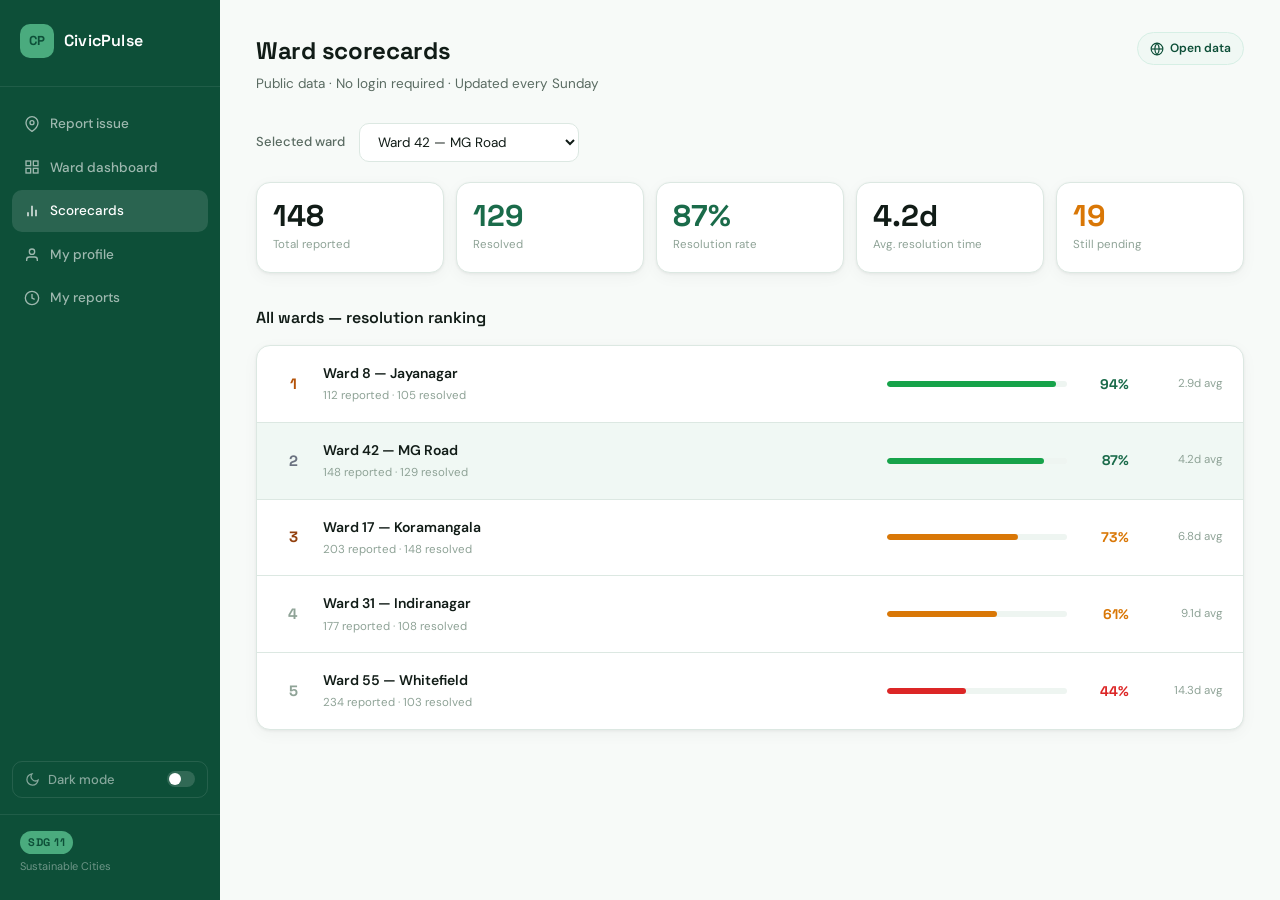
<file: pages/scorecard.html>
<!DOCTYPE html>
<html lang="en">
<head>
  <meta charset="UTF-8" />
  <meta name="viewport" content="width=device-width, initial-scale=1.0" />
  <title>CivicPulse — Ward Scorecards</title>
  <link rel="stylesheet" href="../css/style.css" />
  <link rel="stylesheet" href="../css/darkmode.css" />
  <link rel="preconnect" href="https://fonts.googleapis.com" />
  <link href="https://fonts.googleapis.com/css2?family=DM+Sans:wght@400;500;600&family=Space+Grotesk:wght@500;600;700&display=swap" rel="stylesheet" />
</head>
<body>

  <div class="shell">

        <aside class="sidebar">
      <div class="sidebar-logo">
        <span class="logo-mark">CP</span>
        <span class="logo-text">CivicPulse</span>
      </div>
      <nav class="sidebar-nav">
        <a href="../index.html" class="nav-item ">
          <svg class="nav-icon" viewBox="0 0 24 24" fill="none" stroke="currentColor" stroke-width="2"><path d="M21 10c0 7-9 13-9 13s-9-6-9-13a9 9 0 0118 0z"/><circle cx="12" cy="10" r="3"/></svg>
          Report issue
        </a>
        <a href="dashboard.html" class="nav-item ">
          <svg class="nav-icon" viewBox="0 0 24 24" fill="none" stroke="currentColor" stroke-width="2"><rect x="3" y="3" width="7" height="7"/><rect x="14" y="3" width="7" height="7"/><rect x="14" y="14" width="7" height="7"/><rect x="3" y="14" width="7" height="7"/></svg>
          Ward dashboard
        </a>
        <a href="scorecard.html" class="nav-item active">
          <svg class="nav-icon" viewBox="0 0 24 24" fill="none" stroke="currentColor" stroke-width="2"><line x1="18" y1="20" x2="18" y2="10"/><line x1="12" y1="20" x2="12" y2="4"/><line x1="6" y1="20" x2="6" y2="14"/></svg>
          Scorecards
        </a>
        <a href="profile.html" class="nav-item ">
          <svg class="nav-icon" viewBox="0 0 24 24" fill="none" stroke="currentColor" stroke-width="2"><path d="M20 21v-2a4 4 0 00-4-4H8a4 4 0 00-4 4v2"/><circle cx="12" cy="7" r="4"/></svg>
          My profile
        </a>
        <a href="history.html" class="nav-item ">
          <svg class="nav-icon" viewBox="0 0 24 24" fill="none" stroke="currentColor" stroke-width="2"><circle cx="12" cy="12" r="10"/><polyline points="12 6 12 12 16 14"/></svg>
          My reports
        </a>
      </nav>
      <button class="dark-toggle" onclick="toggleDark()">
        <svg width="15" height="15" viewBox="0 0 24 24" fill="none" stroke="currentColor" stroke-width="2"><path d="M21 12.79A9 9 0 1111.21 3 7 7 0 0021 12.79z"/></svg>
        Dark mode
        <div class="dark-toggle-track"><div class="dark-toggle-thumb"></div></div>
      </button>
      <div class="sidebar-sdg">
        <span class="sdg-badge">SDG 11</span>
        <span class="sdg-label">Sustainable Cities</span>
      </div>
    </aside>

    <main class="main">

      <header class="page-header">
        <div>
          <h1 class="page-title">Ward scorecards</h1>
          <p class="page-sub">Public data · No login required · Updated every Sunday</p>
        </div>
        <div class="public-badge">
          <svg viewBox="0 0 24 24" fill="none" stroke="currentColor" stroke-width="2" width="14" height="14"><circle cx="12" cy="12" r="10"/><line x1="2" y1="12" x2="22" y2="12"/><path d="M12 2a15.3 15.3 0 010 20M12 2a15.3 15.3 0 000 20"/></svg>
          Open data
        </div>
      </header>

      <!-- Ward selector -->
      <div class="ward-selector-row">
        <span class="selector-label">Selected ward</span>
        <select class="ward-select" id="ward-select" onchange="loadWard(this.value)">
          <option value="42">Ward 42 — MG Road</option>
          <option value="17">Ward 17 — Koramangala</option>
          <option value="8">Ward 8 — Jayanagar</option>
          <option value="31">Ward 31 — Indiranagar</option>
          <option value="55">Ward 55 — Whitefield</option>
        </select>
      </div>

      <!-- Selected ward metrics -->
      <div class="ward-metrics" id="ward-metrics">
        <div class="metric-card">
          <span class="metric-big" id="m-total">148</span>
          <span class="metric-lbl">Total reported</span>
        </div>
        <div class="metric-card">
          <span class="metric-big success" id="m-resolved">129</span>
          <span class="metric-lbl">Resolved</span>
        </div>
        <div class="metric-card">
          <span class="metric-big success" id="m-rate">87%</span>
          <span class="metric-lbl">Resolution rate</span>
        </div>
        <div class="metric-card">
          <span class="metric-big" id="m-avg">4.2d</span>
          <span class="metric-lbl">Avg. resolution time</span>
        </div>
        <div class="metric-card">
          <span class="metric-big warning" id="m-pending">19</span>
          <span class="metric-lbl">Still pending</span>
        </div>
      </div>

      <!-- Rankings -->
      <div class="rankings-section">
        <h2 class="section-heading">All wards — resolution ranking</h2>

        <div class="rank-list" id="rank-list">

          <div class="rank-row" data-ward="8">
            <span class="rank-num gold">1</span>
            <div class="rank-info">
              <span class="rank-ward-name">Ward 8 — Jayanagar</span>
              <span class="rank-ward-sub">112 reported · 105 resolved</span>
            </div>
            <div class="rank-bar-wrap">
              <div class="rank-bar" style="width:94%;background:#16a34a"></div>
            </div>
            <span class="rank-pct success">94%</span>
            <span class="rank-avg">2.9d avg</span>
          </div>

          <div class="rank-row active-row" data-ward="42">
            <span class="rank-num silver">2</span>
            <div class="rank-info">
              <span class="rank-ward-name">Ward 42 — MG Road</span>
              <span class="rank-ward-sub">148 reported · 129 resolved</span>
            </div>
            <div class="rank-bar-wrap">
              <div class="rank-bar" style="width:87%;background:#16a34a"></div>
            </div>
            <span class="rank-pct success">87%</span>
            <span class="rank-avg">4.2d avg</span>
          </div>

          <div class="rank-row" data-ward="17">
            <span class="rank-num bronze">3</span>
            <div class="rank-info">
              <span class="rank-ward-name">Ward 17 — Koramangala</span>
              <span class="rank-ward-sub">203 reported · 148 resolved</span>
            </div>
            <div class="rank-bar-wrap">
              <div class="rank-bar" style="width:73%;background:#d97706"></div>
            </div>
            <span class="rank-pct warning">73%</span>
            <span class="rank-avg">6.8d avg</span>
          </div>

          <div class="rank-row" data-ward="31">
            <span class="rank-num">4</span>
            <div class="rank-info">
              <span class="rank-ward-name">Ward 31 — Indiranagar</span>
              <span class="rank-ward-sub">177 reported · 108 resolved</span>
            </div>
            <div class="rank-bar-wrap">
              <div class="rank-bar" style="width:61%;background:#d97706"></div>
            </div>
            <span class="rank-pct warning">61%</span>
            <span class="rank-avg">9.1d avg</span>
          </div>

          <div class="rank-row" data-ward="55">
            <span class="rank-num">5</span>
            <div class="rank-info">
              <span class="rank-ward-name">Ward 55 — Whitefield</span>
              <span class="rank-ward-sub">234 reported · 103 resolved</span>
            </div>
            <div class="rank-bar-wrap">
              <div class="rank-bar" style="width:44%;background:#dc2626"></div>
            </div>
            <span class="rank-pct critical">44%</span>
            <span class="rank-avg">14.3d avg</span>
          </div>

        </div>
      </div>

    </main>
  </div>

  <script src="../js/app.js"></script>
  <script src="../js/darkmode.js"></script>
</body>
</html>
</file>
<file: css/style.css>
/* ── Reset & Base ─────────────────────────────── */
*, *::before, *::after { box-sizing: border-box; margin: 0; padding: 0; }

:root {
  --green-dark:   #0d4f38;
  --green-mid:    #1a6b4a;
  --green-base:   #2d8a62;
  --green-light:  #4aab7e;
  --green-pale:   #d6efe5;
  --green-ghost:  #f0f8f4;

  --ink:          #111c17;
  --ink-mid:      #2e3d35;
  --ink-muted:    #5a6b62;
  --ink-faint:    #8fa397;

  --surface:      #ffffff;
  --surface-2:    #f7faf8;
  --surface-3:    #eef5f1;
  --border:       #dce8e2;
  --border-dark:  #c4d9ce;

  --red:          #dc2626;
  --red-pale:     #fef2f2;
  --amber:        #d97706;
  --amber-pale:   #fffbeb;
  --purple:       #7c3aed;
  --purple-pale:  #f5f3ff;

  --font-head:    'Space Grotesk', sans-serif;
  --font-body:    'DM Sans', sans-serif;

  --radius-sm:    6px;
  --radius-md:    10px;
  --radius-lg:    14px;
  --radius-xl:    20px;

  --sidebar-w:    220px;
  --shadow:       0 1px 3px rgba(0,0,0,0.06), 0 4px 16px rgba(0,0,0,0.04);
}

html { font-size: 15px; }

body {
  font-family: var(--font-body);
  background: var(--surface-2);
  color: var(--ink);
  line-height: 1.6;
  min-height: 100vh;
}

/* ── App Shell ────────────────────────────────── */
.shell {
  display: flex;
  min-height: 100vh;
}

/* ── Sidebar ──────────────────────────────────── */
.sidebar {
  width: var(--sidebar-w);
  background: var(--green-dark);
  display: flex;
  flex-direction: column;
  padding: 24px 0;
  position: sticky;
  top: 0;
  height: 100vh;
  flex-shrink: 0;
}

.sidebar-logo {
  display: flex;
  align-items: center;
  gap: 10px;
  padding: 0 20px 28px;
  border-bottom: 1px solid rgba(255,255,255,0.08);
  margin-bottom: 16px;
}

.logo-mark {
  width: 34px;
  height: 34px;
  background: var(--green-light);
  color: var(--green-dark);
  border-radius: var(--radius-md);
  display: flex;
  align-items: center;
  justify-content: center;
  font-family: var(--font-head);
  font-size: 13px;
  font-weight: 700;
  letter-spacing: 0.5px;
}

.logo-text {
  font-family: var(--font-head);
  font-size: 16px;
  font-weight: 600;
  color: #ffffff;
  letter-spacing: 0.2px;
}

.sidebar-nav {
  display: flex;
  flex-direction: column;
  gap: 2px;
  padding: 0 12px;
  flex: 1;
}

.nav-item {
  display: flex;
  align-items: center;
  gap: 10px;
  padding: 10px 12px;
  border-radius: var(--radius-md);
  color: rgba(255,255,255,0.6);
  text-decoration: none;
  font-size: 13.5px;
  font-weight: 500;
  transition: all 0.15s;
}

.nav-item:hover {
  background: rgba(255,255,255,0.08);
  color: rgba(255,255,255,0.9);
}

.nav-item.active {
  background: rgba(255,255,255,0.12);
  color: #ffffff;
}

.nav-icon {
  width: 16px;
  height: 16px;
  flex-shrink: 0;
}

.sidebar-sdg {
  padding: 16px 20px 0;
  border-top: 1px solid rgba(255,255,255,0.08);
  margin-top: 16px;
  display: flex;
  flex-direction: column;
  gap: 4px;
}

.sdg-badge {
  display: inline-block;
  background: var(--green-light);
  color: var(--green-dark);
  font-family: var(--font-head);
  font-size: 11px;
  font-weight: 700;
  padding: 3px 8px;
  border-radius: 20px;
  width: fit-content;
  letter-spacing: 0.5px;
}

.sdg-label {
  font-size: 11px;
  color: rgba(255,255,255,0.4);
}

/* ── Main Content ─────────────────────────────── */
.main {
  flex: 1;
  padding: 32px 36px;
  overflow-y: auto;
}

.page-header {
  display: flex;
  align-items: flex-start;
  justify-content: space-between;
  margin-bottom: 28px;
}

.page-title {
  font-family: var(--font-head);
  font-size: 24px;
  font-weight: 700;
  color: var(--ink);
  letter-spacing: -0.3px;
}

.page-sub {
  font-size: 13.5px;
  color: var(--ink-muted);
  margin-top: 3px;
}

.header-user {
  display: flex;
  align-items: center;
  gap: 10px;
}

.user-avatar {
  width: 36px;
  height: 36px;
  border-radius: 50%;
  background: var(--green-pale);
  color: var(--green-dark);
  font-family: var(--font-head);
  font-size: 12px;
  font-weight: 700;
  display: flex;
  align-items: center;
  justify-content: center;
}

.user-avatar.officer {
  background: #e0e7ff;
  color: #3730a3;
}

.user-name {
  font-size: 13px;
  font-weight: 500;
  color: var(--ink-mid);
}

/* ── Report Page Layout ───────────────────────── */
.report-layout {
  display: grid;
  grid-template-columns: 1fr 400px;
  gap: 24px;
  align-items: start;
}

.map-section {
  display: flex;
  flex-direction: column;
  gap: 10px;
}

.map-container {
  border-radius: var(--radius-lg);
  overflow: hidden;
  border: 1px solid var(--border);
  background: #f0f4ee;
  position: relative;
}

.map-svg {
  width: 100%;
  display: block;
}

.map-pin-group {
  cursor: pointer;
  transition: transform 0.15s;
}
.map-pin-group:hover { transform: scale(1.2); }

.map-overlay-chips {
  position: absolute;
  top: 12px;
  left: 12px;
  display: flex;
  gap: 6px;
  flex-wrap: wrap;
}

.chip {
  font-size: 11px;
  font-weight: 500;
  padding: 4px 9px;
  border-radius: 20px;
  border: 1px solid;
}

.chip-red    { background: var(--red-pale);    color: var(--red);    border-color: #fca5a5; }
.chip-amber  { background: var(--amber-pale);  color: var(--amber);  border-color: #fcd34d; }
.chip-purple { background: var(--purple-pale); color: var(--purple); border-color: #c4b5fd; }

.map-you-label {
  position: absolute;
  bottom: 12px;
  left: 12px;
  background: var(--surface);
  border: 1px solid var(--border);
  border-radius: var(--radius-sm);
  padding: 4px 9px;
  font-size: 11px;
  color: var(--green-mid);
  font-weight: 500;
  display: flex;
  align-items: center;
  gap: 5px;
}
.map-you-label::before {
  content: '';
  width: 7px;
  height: 7px;
  border-radius: 50%;
  background: var(--green-mid);
  display: inline-block;
}

.gps-bar {
  display: flex;
  align-items: center;
  gap: 10px;
  background: var(--surface);
  border: 1px solid var(--border);
  border-radius: var(--radius-md);
  padding: 10px 14px;
}

.gps-pulse {
  width: 9px;
  height: 9px;
  border-radius: 50%;
  background: var(--green-base);
  flex-shrink: 0;
  animation: pulse 1.8s infinite;
}

@keyframes pulse {
  0%, 100% { opacity: 1; }
  50% { opacity: 0.35; }
}

.gps-coords {
  font-size: 12px;
  color: var(--ink-muted);
  font-family: monospace;
}

/* ── Form Section ─────────────────────────────── */
.form-section {
  background: var(--surface);
  border: 1px solid var(--border);
  border-radius: var(--radius-xl);
  padding: 24px;
  display: flex;
  flex-direction: column;
  gap: 20px;
  box-shadow: var(--shadow);
}

.form-block {
  display: flex;
  flex-direction: column;
  gap: 8px;
}

.form-label {
  font-size: 12px;
  font-weight: 600;
  color: var(--ink-muted);
  text-transform: uppercase;
  letter-spacing: 0.6px;
}

.category-grid {
  display: grid;
  grid-template-columns: repeat(4, 1fr);
  gap: 8px;
}

.cat-btn {
  display: flex;
  flex-direction: column;
  align-items: center;
  gap: 6px;
  padding: 12px 8px;
  border: 1px solid var(--border);
  border-radius: var(--radius-md);
  background: var(--surface-2);
  cursor: pointer;
  font-size: 12px;
  color: var(--ink-muted);
  font-family: var(--font-body);
  transition: all 0.15s;
}

.cat-btn svg {
  width: 20px;
  height: 20px;
}

.cat-btn:hover {
  border-color: var(--green-base);
  background: var(--green-ghost);
  color: var(--green-dark);
}

.cat-btn.active {
  border-color: var(--green-base);
  background: var(--green-ghost);
  color: var(--green-dark);
  font-weight: 600;
  box-shadow: 0 0 0 3px rgba(26,107,74,0.1);
}

.form-textarea {
  width: 100%;
  padding: 10px 12px;
  border: 1px solid var(--border);
  border-radius: var(--radius-md);
  background: var(--surface-2);
  font-family: var(--font-body);
  font-size: 13.5px;
  color: var(--ink);
  resize: vertical;
  min-height: 80px;
  transition: border-color 0.15s;
  outline: none;
}

.form-textarea:focus {
  border-color: var(--green-base);
  background: var(--surface);
}

.form-textarea::placeholder { color: var(--ink-faint); }

.upload-zone {
  border: 1.5px dashed var(--border-dark);
  border-radius: var(--radius-md);
  padding: 20px;
  text-align: center;
  cursor: pointer;
  transition: all 0.15s;
  background: var(--surface-2);
}

.upload-zone:hover {
  border-color: var(--green-base);
  background: var(--green-ghost);
}

.upload-icon-wrap {
  width: 36px;
  height: 36px;
  border-radius: 50%;
  background: var(--green-pale);
  display: flex;
  align-items: center;
  justify-content: center;
  margin: 0 auto 8px;
  color: var(--green-mid);
}

.upload-icon-wrap svg { width: 18px; height: 18px; }

.upload-primary {
  font-size: 13px;
  color: var(--ink-mid);
  font-weight: 500;
}

.upload-secondary {
  font-size: 11px;
  color: var(--ink-faint);
  margin-top: 3px;
}

.photo-preview {
  display: none;
  border: 1px solid var(--border);
  border-radius: var(--radius-md);
  overflow: hidden;
}

.photo-preview.visible { display: block; }

.preview-img-mock {
  background: var(--green-ghost);
  padding: 16px;
  display: flex;
  align-items: center;
  gap: 10px;
  font-size: 13px;
  color: var(--green-dark);
  font-weight: 500;
}

.remove-photo {
  width: 100%;
  padding: 8px;
  background: none;
  border: none;
  border-top: 1px solid var(--border);
  font-size: 12px;
  color: var(--red);
  cursor: pointer;
  font-family: var(--font-body);
  transition: background 0.15s;
}

.remove-photo:hover { background: var(--red-pale); }

.proximity-notice {
  display: flex;
  align-items: center;
  gap: 8px;
  background: var(--surface-3);
  border: 1px solid var(--border);
  border-radius: var(--radius-md);
  padding: 10px 12px;
  font-size: 12.5px;
  color: var(--ink-muted);
  line-height: 1.4;
}

.proximity-notice svg { flex-shrink: 0; color: var(--green-base); }
.proximity-notice strong { color: var(--green-dark); }

.toast {
  display: none;
  align-items: center;
  gap: 8px;
  background: var(--green-ghost);
  border: 1px solid var(--green-pale);
  border-radius: var(--radius-md);
  padding: 11px 14px;
  font-size: 13px;
  color: var(--green-dark);
  font-weight: 500;
  animation: slideIn 0.25s ease;
}

.toast.visible { display: flex; }
.toast svg { flex-shrink: 0; color: var(--green-base); }

@keyframes slideIn {
  from { opacity: 0; transform: translateY(-6px); }
  to   { opacity: 1; transform: translateY(0); }
}

.submit-btn {
  display: flex;
  align-items: center;
  justify-content: center;
  gap: 8px;
  width: 100%;
  padding: 13px 20px;
  background: var(--green-mid);
  color: white;
  border: none;
  border-radius: var(--radius-md);
  font-family: var(--font-body);
  font-size: 14px;
  font-weight: 600;
  cursor: pointer;
  transition: all 0.15s;
  letter-spacing: 0.2px;
}

.submit-btn:hover { background: var(--green-dark); }
.submit-btn:active { transform: scale(0.98); }

/* ── Stats Row ────────────────────────────────── */
.stats-row {
  display: grid;
  grid-template-columns: repeat(4, 1fr);
  gap: 12px;
  margin-bottom: 24px;
}

.stat-card {
  background: var(--surface);
  border: 1px solid var(--border);
  border-radius: var(--radius-lg);
  padding: 16px 18px;
  display: flex;
  flex-direction: column;
  gap: 4px;
  box-shadow: var(--shadow);
}

.stat-num {
  font-family: var(--font-head);
  font-size: 28px;
  font-weight: 700;
  color: var(--ink);
  line-height: 1;
}

.stat-num.critical { color: var(--red); }
.stat-num.warning  { color: var(--amber); }
.stat-num.success  { color: var(--green-mid); }

.stat-label {
  font-size: 12.5px;
  font-weight: 600;
  color: var(--ink-mid);
}

.stat-hint {
  font-size: 11px;
  color: var(--ink-faint);
}

/* ── Filter Bar ───────────────────────────────── */
.filter-bar {
  display: flex;
  align-items: center;
  gap: 6px;
  margin-bottom: 16px;
  flex-wrap: wrap;
}

.filter-btn {
  padding: 6px 14px;
  border: 1px solid var(--border);
  border-radius: 20px;
  background: var(--surface);
  font-family: var(--font-body);
  font-size: 12.5px;
  color: var(--ink-muted);
  cursor: pointer;
  transition: all 0.15s;
}

.filter-btn:hover {
  border-color: var(--green-base);
  color: var(--green-dark);
}

.filter-btn.active {
  background: var(--green-dark);
  border-color: var(--green-dark);
  color: white;
}

.decay-note {
  margin-left: auto;
  font-size: 11px;
  color: var(--ink-faint);
}

/* ── Issue Table ──────────────────────────────── */
.issue-table {
  background: var(--surface);
  border: 1px solid var(--border);
  border-radius: var(--radius-lg);
  overflow: hidden;
  box-shadow: var(--shadow);
}

.table-head {
  display: grid;
  grid-template-columns: 2fr 100px 60px 80px 160px 100px;
  gap: 12px;
  padding: 12px 20px;
  background: var(--surface-2);
  border-bottom: 1px solid var(--border);
  font-size: 11px;
  font-weight: 600;
  color: var(--ink-faint);
  text-transform: uppercase;
  letter-spacing: 0.6px;
}

.table-row {
  display: grid;
  grid-template-columns: 2fr 100px 60px 80px 160px 100px;
  gap: 12px;
  align-items: center;
  padding: 14px 20px;
  border-bottom: 1px solid var(--border);
  transition: background 0.12s;
}

.table-row:last-child { border-bottom: none; }
.table-row:hover { background: var(--surface-2); }
.table-row.hidden { display: none; }

.issue-info { display: flex; flex-direction: column; gap: 3px; }
.issue-name { font-size: 13.5px; font-weight: 500; color: var(--ink); }
.issue-loc  { font-size: 11.5px; color: var(--ink-faint); }

.tag {
  display: inline-block;
  font-size: 11px;
  font-weight: 600;
  padding: 3px 9px;
  border-radius: 20px;
  width: fit-content;
}

.tag-road     { background: #fee2e2; color: #991b1b; }
.tag-drainage { background: #fef3c7; color: #92400e; }
.tag-lighting { background: #ede9fe; color: #5b21b6; }
.tag-waste    { background: var(--green-pale); color: var(--green-dark); }

.age-badge {
  font-size: 12px;
  font-weight: 500;
  color: var(--ink-muted);
  padding: 3px 8px;
  border-radius: var(--radius-sm);
  background: var(--surface-2);
  border: 1px solid var(--border);
  width: fit-content;
}

.age-badge.old {
  background: #fef2f2;
  color: var(--red);
  border-color: #fca5a5;
}

.votes {
  font-size: 14px;
  font-weight: 600;
  color: var(--ink-mid);
}

.score-cell {
  display: flex;
  align-items: center;
  gap: 8px;
}

.score-bar-wrap {
  flex: 1;
  height: 5px;
  background: var(--surface-3);
  border-radius: 3px;
  overflow: hidden;
}

.score-bar {
  height: 100%;
  border-radius: 3px;
  transition: width 0.4s ease;
}

.score-num {
  font-size: 13px;
  font-weight: 600;
  width: 28px;
  text-align: right;
  color: var(--ink-mid);
}

.score-num.critical { color: var(--red); }
.score-num.warning  { color: var(--amber); }

.action-btn {
  padding: 6px 14px;
  background: var(--green-ghost);
  border: 1px solid var(--green-pale);
  border-radius: var(--radius-sm);
  font-family: var(--font-body);
  font-size: 12px;
  font-weight: 600;
  color: var(--green-dark);
  cursor: pointer;
  transition: all 0.15s;
}

.action-btn:hover {
  background: var(--green-pale);
  border-color: var(--green-base);
}

.action-btn.assigned {
  background: var(--green-mid);
  border-color: var(--green-mid);
  color: white;
  cursor: default;
}

/* ── Scorecard Page ───────────────────────────── */
.public-badge {
  display: flex;
  align-items: center;
  gap: 6px;
  background: var(--green-ghost);
  border: 1px solid var(--green-pale);
  border-radius: 20px;
  padding: 6px 12px;
  font-size: 12px;
  font-weight: 600;
  color: var(--green-dark);
}

.ward-selector-row {
  display: flex;
  align-items: center;
  gap: 14px;
  margin-bottom: 20px;
}

.selector-label {
  font-size: 13px;
  color: var(--ink-muted);
  font-weight: 500;
  white-space: nowrap;
}

.ward-select {
  padding: 9px 14px;
  border: 1px solid var(--border);
  border-radius: var(--radius-md);
  background: var(--surface);
  font-family: var(--font-body);
  font-size: 13.5px;
  color: var(--ink);
  cursor: pointer;
  outline: none;
  transition: border-color 0.15s;
  min-width: 220px;
}

.ward-select:focus { border-color: var(--green-base); }

.ward-metrics {
  display: grid;
  grid-template-columns: repeat(5, 1fr);
  gap: 12px;
  margin-bottom: 32px;
}

.metric-card {
  background: var(--surface);
  border: 1px solid var(--border);
  border-radius: var(--radius-lg);
  padding: 18px 16px;
  display: flex;
  flex-direction: column;
  gap: 5px;
  box-shadow: var(--shadow);
  transition: all 0.2s;
}

.metric-big {
  font-family: var(--font-head);
  font-size: 30px;
  font-weight: 700;
  color: var(--ink);
  line-height: 1;
}

.metric-big.success  { color: var(--green-mid); }
.metric-big.warning  { color: var(--amber); }
.metric-big.critical { color: var(--red); }

.metric-lbl {
  font-size: 11.5px;
  color: var(--ink-faint);
}

.rankings-section { }

.section-heading {
  font-family: var(--font-head);
  font-size: 16px;
  font-weight: 600;
  color: var(--ink);
  margin-bottom: 14px;
}

.rank-list {
  background: var(--surface);
  border: 1px solid var(--border);
  border-radius: var(--radius-lg);
  overflow: hidden;
  box-shadow: var(--shadow);
}

.rank-row {
  display: grid;
  grid-template-columns: 32px 1fr 180px 48px 80px;
  gap: 14px;
  align-items: center;
  padding: 16px 20px;
  border-bottom: 1px solid var(--border);
  transition: background 0.12s;
  cursor: pointer;
}

.rank-row:last-child { border-bottom: none; }
.rank-row:hover { background: var(--surface-2); }
.rank-row.active-row { background: var(--green-ghost); }

.rank-num {
  font-family: var(--font-head);
  font-size: 15px;
  font-weight: 700;
  color: var(--ink-faint);
  text-align: center;
}

.rank-num.gold   { color: #b45309; }
.rank-num.silver { color: #6b7280; }
.rank-num.bronze { color: #92400e; }

.rank-info { display: flex; flex-direction: column; gap: 3px; }
.rank-ward-name { font-size: 14px; font-weight: 600; color: var(--ink); }
.rank-ward-sub  { font-size: 11.5px; color: var(--ink-faint); }

.rank-bar-wrap {
  height: 6px;
  background: var(--surface-3);
  border-radius: 3px;
  overflow: hidden;
}

.rank-bar { height: 100%; border-radius: 3px; transition: width 0.4s ease; }

.rank-pct {
  font-size: 14px;
  font-weight: 700;
  font-family: var(--font-head);
  text-align: right;
}

.rank-pct.success  { color: var(--green-mid); }
.rank-pct.warning  { color: var(--amber); }
.rank-pct.critical { color: var(--red); }

.rank-avg {
  font-size: 11.5px;
  color: var(--ink-faint);
  text-align: right;
}

/* ── Responsive ───────────────────────────────── */
@media (max-width: 1024px) {
  .report-layout { grid-template-columns: 1fr; }
  .stats-row { grid-template-columns: repeat(2, 1fr); }
  .ward-metrics { grid-template-columns: repeat(3, 1fr); }
  .table-head, .table-row { grid-template-columns: 2fr 90px 55px 70px 130px 90px; }
}

@media (max-width: 768px) {
  .sidebar { display: none; }
  .main { padding: 20px 16px; }
  .stats-row { grid-template-columns: repeat(2, 1fr); }
  .ward-metrics { grid-template-columns: repeat(2, 1fr); }
  .filter-bar { gap: 4px; }
  .decay-note { display: none; }
  .table-head { display: none; }
  .table-row { grid-template-columns: 1fr auto; gap: 8px; padding: 12px 16px; }
  .table-row > span:not(.tag):not(.action-btn) { display: none; }
  .score-cell { display: none; }
  .rank-row { grid-template-columns: 32px 1fr 80px; }
  .rank-bar-wrap, .rank-avg { display: none; }
}

/* ═══════════════════════════════════════════════
   FEATURE 5 — DARK MODE
   ═══════════════════════════════════════════════ */
body.dark {
  --green-dark:   #0a3d2b;
  --green-mid:    #2d9e6e;
  --green-base:   #3ab87e;
  --green-light:  #5ed49a;
  --green-pale:   #0f3d28;
  --green-ghost:  #0a2d1e;
  --ink:          #e8f0ec;
  --ink-mid:      #c2d4ca;
  --ink-muted:    #8aaa98;
  --ink-faint:    #567065;
  --surface:      #111e18;
  --surface-2:    #0d1812;
  --surface-3:    #162318;
  --border:       #1e3328;
  --border-dark:  #254030;
  --red:          #f87171;
  --red-pale:     #2d1515;
  --amber:        #fbbf24;
  --amber-pale:   #2d2208;
  --purple:       #a78bfa;
  --purple-pale:  #1e1535;
  --shadow: 0 1px 3px rgba(0,0,0,0.3), 0 4px 16px rgba(0,0,0,0.2);
}

body.dark .sidebar { background: #0a1a12; }
body.dark .logo-mark { background: #1a5c3a; color: #5ed49a; }
body.dark select.field-input {
  background-image: url("data:image/svg+xml,%3Csvg xmlns='http://www.w3.org/2000/svg' width='12' height='12' viewBox='0 0 24 24' fill='none' stroke='%23567065' stroke-width='2'%3E%3Cpolyline points='6 9 12 15 18 9'/%3E%3C/svg%3E");
}

.dark-toggle {
  display: flex;
  align-items: center;
  gap: 8px;
  margin: 0 12px 4px;
  padding: 10px 12px;
  border-radius: var(--radius-md);
  border: none;
  background: rgba(255,255,255,0.06);
  color: rgba(255,255,255,0.55);
  font-family: var(--font-body);
  font-size: 13.5px;
  font-weight: 500;
  cursor: pointer;
  transition: all 0.15s;
  width: calc(100% - 24px);
  text-align: left;
}
.dark-toggle:hover { background: rgba(255,255,255,0.1); color: rgba(255,255,255,0.85); }
.dark-toggle-track {
  width: 32px; height: 18px; border-radius: 9px;
  background: rgba(255,255,255,0.15);
  position: relative; transition: background 0.2s;
  flex-shrink: 0; margin-left: auto;
}
.dark-toggle-track.on { background: var(--green-light); }
.dark-toggle-thumb {
  position: absolute; top: 2px; left: 2px;
  width: 14px; height: 14px; border-radius: 50%;
  background: #fff; transition: transform 0.2s;
}
.dark-toggle-track.on .dark-toggle-thumb { transform: translateX(14px); }

/* ═══════════════════════════════════════════════
   FEATURE 6 — REPORT HISTORY
   ═══════════════════════════════════════════════ */
.history-filters { display: flex; gap: 8px; margin-bottom: 20px; flex-wrap: wrap; align-items: center; }
.search-wrap { position: relative; flex: 1; min-width: 200px; }
.search-icon {
  position: absolute; left: 11px; top: 50%; transform: translateY(-50%);
  width: 15px; height: 15px; color: var(--ink-faint); pointer-events: none;
}
.history-search {
  width: 100%; padding: 9px 14px 9px 36px;
  border: 1px solid var(--border); border-radius: var(--radius-md);
  background: var(--surface); font-family: var(--font-body);
  font-size: 13.5px; color: var(--ink); outline: none; transition: border-color 0.15s;
}
.history-search:focus { border-color: var(--green-base); }
.history-search::placeholder { color: var(--ink-faint); }

.history-grid { display: grid; grid-template-columns: repeat(auto-fill, minmax(300px, 1fr)); gap: 14px; }
.history-card {
  background: var(--surface); border: 1px solid var(--border);
  border-radius: var(--radius-lg); padding: 16px 18px;
  box-shadow: var(--shadow); transition: border-color 0.15s;
  display: flex; flex-direction: column; gap: 12px;
}
.history-card:hover { border-color: var(--border-dark); }
.hcard-top { display: flex; align-items: flex-start; justify-content: space-between; gap: 10px; }
.hcard-title { font-size: 14px; font-weight: 600; color: var(--ink); line-height: 1.4; }
.hcard-meta { display: flex; gap: 8px; align-items: center; font-size: 12px; color: var(--ink-faint); flex-wrap: wrap; }
.hcard-meta-dot { width: 3px; height: 3px; border-radius: 50%; background: var(--border-dark); }

.status-timeline { display: flex; align-items: center; }
.timeline-step { display: flex; flex-direction: column; align-items: center; gap: 4px; flex: 1; position: relative; }
.timeline-step:not(:last-child)::after {
  content: ''; position: absolute; top: 9px; left: 50%;
  width: 100%; height: 2px; background: var(--border); z-index: 0;
}
.timeline-step.done:not(:last-child)::after { background: var(--green-base); }
.timeline-dot {
  width: 18px; height: 18px; border-radius: 50%;
  border: 2px solid var(--border); background: var(--surface);
  z-index: 1; display: flex; align-items: center; justify-content: center;
}
.timeline-step.done .timeline-dot { border-color: var(--green-base); background: var(--green-base); }
.timeline-step.done .timeline-dot svg { display: block; }
.timeline-step:not(.done) .timeline-dot svg { display: none; }
.timeline-label { font-size: 10px; color: var(--ink-faint); text-align: center; white-space: nowrap; }
.timeline-step.done .timeline-label { color: var(--green-mid); font-weight: 500; }

.hcard-footer {
  display: flex; align-items: center; justify-content: space-between;
  padding-top: 10px; border-top: 1px solid var(--border);
}
.hcard-votes { display: flex; align-items: center; gap: 5px; font-size: 12px; color: var(--ink-muted); }
.hcard-votes svg { color: var(--green-base); }
.status-pill { font-size: 11px; font-weight: 600; padding: 3px 10px; border-radius: 20px; }
.status-pending  { background: var(--amber-pale); color: var(--amber); }
.status-assigned { background: #ede9fe; color: #5b21b6; }
.status-resolved { background: var(--green-ghost); color: var(--green-dark); }

/* ═══════════════════════════════════════════════
   FEATURE 7 — DASHBOARD SEARCH + SORT
   ═══════════════════════════════════════════════ */
.dashboard-toolbar { display: flex; gap: 10px; align-items: center; margin-bottom: 14px; flex-wrap: wrap; }
.toolbar-search-wrap { position: relative; flex: 1; min-width: 200px; }
.toolbar-search-icon {
  position: absolute; left: 11px; top: 50%; transform: translateY(-50%);
  width: 15px; height: 15px; color: var(--ink-faint); pointer-events: none;
}
.toolbar-search {
  width: 100%; padding: 9px 14px 9px 36px;
  border: 1px solid var(--border); border-radius: var(--radius-md);
  background: var(--surface); font-family: var(--font-body);
  font-size: 13.5px; color: var(--ink); outline: none; transition: border-color 0.15s;
}
.toolbar-search:focus { border-color: var(--green-base); }
.toolbar-search::placeholder { color: var(--ink-faint); }
.sort-select {
  padding: 9px 32px 9px 12px; border: 1px solid var(--border);
  border-radius: var(--radius-md); background: var(--surface);
  font-family: var(--font-body); font-size: 13px; color: var(--ink);
  outline: none; cursor: pointer; appearance: none; -webkit-appearance: none;
  background-image: url("data:image/svg+xml,%3Csvg xmlns='http://www.w3.org/2000/svg' width='12' height='12' viewBox='0 0 24 24' fill='none' stroke='%238fa397' stroke-width='2'%3E%3Cpolyline points='6 9 12 15 18 9'/%3E%3C/svg%3E");
  background-repeat: no-repeat; background-position: right 10px center; transition: border-color 0.15s;
}
.sort-select:focus { border-color: var(--green-base); }
.no-results { display: none; text-align: center; padding: 40px 20px; color: var(--ink-faint); font-size: 14px; border-top: 1px solid var(--border); }
.no-results.visible { display: block; }

/* ── Dashboard Search & Sort Bar ──────────────── */
.dash-controls {
  display: flex;
  align-items: center;
  gap: 10px;
  margin-bottom: 16px;
  flex-wrap: wrap;
}

.dash-search-wrap {
  position: relative;
  flex: 1;
  min-width: 180px;
}

.dash-search-icon {
  position: absolute;
  left: 11px;
  top: 50%;
  transform: translateY(-50%);
  width: 14px;
  height: 14px;
  color: var(--ink-faint);
  pointer-events: none;
}

.dash-search-input {
  width: 100%;
  padding: 8px 12px 8px 32px;
  border: 1px solid var(--border);
  border-radius: var(--radius-md);
  background: var(--surface);
  font-family: var(--font-body);
  font-size: 13px;
  color: var(--ink);
  outline: none;
  transition: border-color 0.15s;
}

.dash-search-input:focus {
  border-color: var(--green-base);
  box-shadow: 0 0 0 3px rgba(26,107,74,0.08);
}

.dash-search-input::placeholder { color: var(--ink-faint); }

.sort-group {
  display: flex;
  gap: 5px;
  align-items: center;
}

.sort-label {
  font-size: 11px;
  color: var(--ink-faint);
  white-space: nowrap;
}

.sort-btn {
  padding: 6px 12px;
  border: 1px solid var(--border);
  border-radius: 20px;
  background: var(--surface);
  font-family: var(--font-body);
  font-size: 12px;
  color: var(--ink-muted);
  cursor: pointer;
  transition: all 0.15s;
  white-space: nowrap;
}

.sort-btn:hover {
  border-color: var(--green-base);
  color: var(--green-dark);
}

.sort-btn.active {
  background: var(--green-dark);
  border-color: var(--green-dark);
  color: white;
}

/* ── Dashboard empty state ────────────────────── */
.dash-empty {
  display: none;
  text-align: center;
  padding: 40px 24px;
  color: var(--ink-faint);
  flex-direction: column;
  align-items: center;
  gap: 10px;
  font-size: 13.5px;
}

/* ── Hidden utility ───────────────────────────── */
.table-row.hidden { display: none !important; }

/* ── Dashboard Toolbar ────────────────────────── */
.dashboard-toolbar {
  display: flex;
  align-items: center;
  gap: 10px;
  margin-bottom: 14px;
  flex-wrap: wrap;
}

.toolbar-search-wrap {
  position: relative;
  flex: 1;
  min-width: 200px;
}

.toolbar-search-icon {
  position: absolute;
  left: 11px;
  top: 50%;
  transform: translateY(-50%);
  width: 14px;
  height: 14px;
  color: var(--ink-faint);
  pointer-events: none;
}

.toolbar-search {
  width: 100%;
  padding: 9px 12px 9px 34px;
  border: 1px solid var(--border);
  border-radius: var(--radius-md);
  background: var(--surface);
  font-family: var(--font-body);
  font-size: 13.5px;
  color: var(--ink);
  outline: none;
  transition: border-color 0.15s;
}

.toolbar-search:focus {
  border-color: var(--green-base);
  box-shadow: 0 0 0 3px rgba(26,107,74,0.08);
}

.toolbar-search::placeholder { color: var(--ink-faint); }

.sort-select {
  padding: 9px 32px 9px 12px;
  border: 1px solid var(--border);
  border-radius: var(--radius-md);
  background: var(--surface);
  font-family: var(--font-body);
  font-size: 13px;
  color: var(--ink);
  cursor: pointer;
  outline: none;
  appearance: none;
  -webkit-appearance: none;
  background-image: url("data:image/svg+xml,%3Csvg xmlns='http://www.w3.org/2000/svg' width='12' height='12' viewBox='0 0 24 24' fill='none' stroke='%238fa397' stroke-width='2'%3E%3Cpolyline points='6 9 12 15 18 9'/%3E%3C/svg%3E");
  background-repeat: no-repeat;
  background-position: right 10px center;
  transition: border-color 0.15s;
}

.sort-select:focus { border-color: var(--green-base); }

html.dark .sort-select {
  background-image: url("data:image/svg+xml,%3Csvg xmlns='http://www.w3.org/2000/svg' width='12' height='12' viewBox='0 0 24 24' fill='none' stroke='%235a6e62' stroke-width='2'%3E%3Cpolyline points='6 9 12 15 18 9'/%3E%3C/svg%3E");
}

/* ── No Results ───────────────────────────────── */
.no-results {
  display: none;
  text-align: center;
  padding: 32px;
  font-size: 13.5px;
  color: var(--ink-faint);
  background: var(--surface);
  border: 1px solid var(--border);
  border-top: none;
}

.no-results.visible { display: block; }
</file>
<file: css/darkmode.css>
/* ── Dark Mode Variables ──────────────────────── */
html.dark {
  --green-dark:   #4aab7e;
  --green-mid:    #5DCAA5;
  --green-base:   #4aab7e;
  --green-light:  #1D9E75;
  --green-pale:   #083d2a;
  --green-ghost:  #0a2e20;

  --ink:          #eef2ef;
  --ink-mid:      #c8d4cc;
  --ink-muted:    #8fa898;
  --ink-faint:    #5a6e62;

  --surface:      #141f18;
  --surface-2:    #1a2820;
  --surface-3:    #1f3028;
  --border:       #263d2e;
  --border-dark:  #2e4d38;

  --red:          #f87171;
  --red-pale:     #2a1515;
  --amber:        #fbbf24;
  --amber-pale:   #2a1e08;
  --purple:       #a78bfa;
  --purple-pale:  #1e1535;

  --shadow: 0 1px 3px rgba(0,0,0,0.3), 0 4px 16px rgba(0,0,0,0.2);
}

/* ── Dark mode sidebar ────────────────────────── */
html.dark .sidebar {
  background: #0c1610;
  border-right: 1px solid #1a2820;
}

html.dark .logo-mark {
  background: #1D9E75;
  color: #0c1610;
}

/* ── Dark mode toggle button ──────────────────── */
.dark-toggle {
  display: flex;
  align-items: center;
  gap: 8px;
  margin: 8px 12px 0;
  padding: 9px 12px;
  background: none;
  border: 1px solid rgba(255,255,255,0.1);
  border-radius: var(--radius-md);
  color: rgba(255,255,255,0.5);
  font-family: var(--font-body);
  font-size: 13px;
  cursor: pointer;
  transition: all 0.15s;
  width: calc(100% - 24px);
}

.dark-toggle:hover {
  background: rgba(255,255,255,0.06);
  color: rgba(255,255,255,0.8);
}

.dark-toggle-track {
  margin-left: auto;
  width: 28px;
  height: 16px;
  background: rgba(255,255,255,0.15);
  border-radius: 8px;
  position: relative;
  transition: background 0.2s;
  flex-shrink: 0;
}

html.dark .dark-toggle-track {
  background: var(--green-light);
}

.dark-toggle-thumb {
  position: absolute;
  top: 2px;
  left: 2px;
  width: 12px;
  height: 12px;
  border-radius: 50%;
  background: white;
  transition: transform 0.2s;
}

html.dark .dark-toggle-thumb {
  transform: translateX(12px);
}

/* ── Dark: map mock ───────────────────────────── */
html.dark .map-container,
html.dark .map-mock { filter: brightness(0.75) saturate(0.8); }

/* ── Dark: select arrow ───────────────────────── */
html.dark select.field-input {
  background-image: url("data:image/svg+xml,%3Csvg xmlns='http://www.w3.org/2000/svg' width='12' height='12' viewBox='0 0 24 24' fill='none' stroke='%235a6e62' stroke-width='2'%3E%3Cpolyline points='6 9 12 15 18 9'/%3E%3C/svg%3E");
}

/* ── Dark: score bars keep color ─────────────────*/
html.dark .score-bar   { opacity: 0.85; }
html.dark .rank-bar    { opacity: 0.85; }
html.dark .ward-bar-fill { opacity: 0.85; }

/* ── Dark: body bg ────────────────────────────── */
html.dark body { background: #101810; }

/* ── Smooth transition on theme switch ───────────*/
body, .sidebar, .main, .form-card, .form-section,
.stat-card, .issue-table, .table-row, .history-card,
.rank-list, .rank-row, .metric-card, .profile-sidebar-card,
.upload-zone, .gps-bar, .map-container {
  transition: background 0.2s, border-color 0.2s, color 0.15s;
}
</file>
<file: css/history.css>
/* ── History Summary Strip ────────────────────── */
.history-summary {
  display: grid;
  grid-template-columns: repeat(4, 1fr);
  gap: 12px;
  margin-bottom: 22px;
}

.hsummary-card {
  background: var(--surface);
  border: 1px solid var(--border);
  border-radius: var(--radius-lg);
  padding: 16px 18px;
  display: flex;
  flex-direction: column;
  gap: 4px;
  box-shadow: var(--shadow);
}

.hsummary-num {
  font-family: var(--font-head);
  font-size: 28px;
  font-weight: 700;
  color: var(--ink);
  line-height: 1;
}

.hsummary-num.success { color: var(--green-mid); }
.hsummary-num.warning { color: var(--amber); }
.hsummary-num.muted   { color: var(--ink-faint); }

.hsummary-lbl {
  font-size: 12px;
  color: var(--ink-muted);
  font-weight: 500;
}

/* ── Controls Row ─────────────────────────────── */
.history-controls {
  display: flex;
  align-items: center;
  gap: 12px;
  margin-bottom: 18px;
  flex-wrap: wrap;
}

.search-wrap {
  position: relative;
  flex: 1;
  min-width: 200px;
}

.search-icon {
  position: absolute;
  left: 11px;
  top: 50%;
  transform: translateY(-50%);
  width: 15px;
  height: 15px;
  color: var(--ink-faint);
  pointer-events: none;
}

.search-input {
  width: 100%;
  padding: 9px 12px 9px 34px;
  border: 1px solid var(--border);
  border-radius: var(--radius-md);
  background: var(--surface);
  font-family: var(--font-body);
  font-size: 13.5px;
  color: var(--ink);
  outline: none;
  transition: border-color 0.15s;
}

.search-input:focus {
  border-color: var(--green-base);
  box-shadow: 0 0 0 3px rgba(26,107,74,0.08);
}

.search-input::placeholder { color: var(--ink-faint); }

.hfilter-group {
  display: flex;
  gap: 6px;
}

.hfilter-btn {
  padding: 7px 14px;
  border: 1px solid var(--border);
  border-radius: 20px;
  background: var(--surface);
  font-family: var(--font-body);
  font-size: 12.5px;
  color: var(--ink-muted);
  cursor: pointer;
  transition: all 0.15s;
  white-space: nowrap;
}

.hfilter-btn:hover {
  border-color: var(--green-base);
  color: var(--green-dark);
}

.hfilter-btn.active {
  background: var(--green-dark);
  border-color: var(--green-dark);
  color: white;
}

/* ── History Cards ────────────────────────────── */
.history-list {
  display: flex;
  flex-direction: column;
  gap: 12px;
}

.history-card {
  display: flex;
  gap: 0;
  background: var(--surface);
  border: 1px solid var(--border);
  border-radius: var(--radius-lg);
  overflow: hidden;
  box-shadow: var(--shadow);
  transition: border-color 0.15s;
}

.history-card:hover { border-color: var(--border-dark); }
.history-card.hidden { display: none; }

.hcard-left {
  width: 5px;
  flex-shrink: 0;
  display: flex;
  align-items: stretch;
}

.hcat-dot {
  width: 100%;
  display: block;
}

.hcat-dot.road     { background: #dc2626; }
.hcat-dot.drainage { background: #d97706; }
.hcat-dot.lighting { background: #7c3aed; }
.hcat-dot.waste    { background: var(--green-base); }

.hcard-body {
  flex: 1;
  padding: 16px 18px;
  display: flex;
  flex-direction: column;
  gap: 10px;
}

.hcard-top {
  display: flex;
  align-items: center;
  justify-content: space-between;
  gap: 12px;
}

.hcard-title {
  font-size: 14px;
  font-weight: 600;
  color: var(--ink);
}

.hstatus-badge {
  font-size: 11px;
  font-weight: 600;
  padding: 3px 10px;
  border-radius: 20px;
  white-space: nowrap;
  flex-shrink: 0;
}

.hstatus-badge.resolved    { background: var(--green-ghost); color: var(--green-dark); border: 1px solid var(--green-pale); }
.hstatus-badge.in-progress { background: #fffbeb; color: #92400e; border: 1px solid #fcd34d; }
.hstatus-badge.pending     { background: var(--surface-3); color: var(--ink-muted); border: 1px solid var(--border); }

.hcard-meta {
  font-size: 12px;
  color: var(--ink-faint);
  line-height: 1.4;
}

/* ── Timeline ─────────────────────────────────── */
.hcard-timeline {
  display: flex;
  align-items: center;
  gap: 0;
  padding: 6px 0;
}

.htl-step {
  display: flex;
  flex-direction: column;
  align-items: center;
  gap: 5px;
  flex-shrink: 0;
}

.htl-dot {
  width: 12px;
  height: 12px;
  border-radius: 50%;
  border: 2px solid var(--border-dark);
  background: var(--surface);
  transition: all 0.2s;
  flex-shrink: 0;
}

.htl-step.done .htl-dot {
  background: var(--green-base);
  border-color: var(--green-base);
}

.htl-step.active .htl-dot {
  background: var(--surface);
  border-color: var(--amber);
  box-shadow: 0 0 0 3px rgba(217,119,6,0.15);
  animation: htl-pulse 1.8s infinite;
}

@keyframes htl-pulse {
  0%, 100% { box-shadow: 0 0 0 3px rgba(217,119,6,0.15); }
  50%       { box-shadow: 0 0 0 6px rgba(217,119,6,0.05); }
}

.htl-info {
  display: flex;
  flex-direction: column;
  align-items: center;
  gap: 1px;
}

.htl-label {
  font-size: 10px;
  font-weight: 600;
  color: var(--ink-muted);
  white-space: nowrap;
}

.htl-date {
  font-size: 10px;
  color: var(--ink-faint);
  white-space: nowrap;
}

.htl-step.done .htl-label { color: var(--green-dark); }
.htl-step.active .htl-label { color: var(--amber); }

.htl-line {
  flex: 1;
  height: 2px;
  background: var(--border);
  margin-bottom: 18px;
  transition: background 0.2s;
  min-width: 20px;
}

.htl-line.done { background: var(--green-base); }

/* ── Card Footer ──────────────────────────────── */
.hcard-footer {
  display: flex;
  align-items: center;
  justify-content: space-between;
  padding-top: 8px;
  border-top: 1px solid var(--border);
}

.hcard-votes {
  font-size: 12px;
  color: var(--ink-faint);
}

.hcard-days {
  font-size: 12px;
  font-weight: 500;
  color: var(--green-mid);
}

.hcard-days.warning { color: var(--amber); }
.hcard-days.muted   { color: var(--ink-faint); }

/* ── Empty State ──────────────────────────────── */
.history-empty {
  text-align: center;
  padding: 48px 24px;
  color: var(--ink-faint);
  display: flex;
  flex-direction: column;
  align-items: center;
  gap: 12px;
  background: var(--surface);
  border: 1px solid var(--border);
  border-radius: var(--radius-lg);
}

.history-empty p {
  font-size: 14px;
  color: var(--ink-muted);
}

/* ── Responsive ───────────────────────────────── */
@media (max-width: 768px) {
  .history-summary { grid-template-columns: repeat(2, 1fr); }
  .history-controls { flex-direction: column; align-items: stretch; }
  .hfilter-group { flex-wrap: wrap; }
  .hcard-timeline { overflow-x: auto; padding-bottom: 4px; }
}
</file>
<file: css/profile.css>
/* ── Profile Layout ───────────────────────────── */
.profile-layout {
  display: grid;
  grid-template-columns: 260px 1fr;
  gap: 24px;
  align-items: start;
}

/* ── Profile Sidebar Card ─────────────────────── */
.profile-sidebar-card {
  background: var(--surface);
  border: 1px solid var(--border);
  border-radius: var(--radius-xl);
  padding: 24px;
  box-shadow: var(--shadow);
  position: sticky;
  top: 24px;
  display: flex;
  flex-direction: column;
  gap: 20px;
}

.avatar-section {
  display: flex;
  flex-direction: column;
  align-items: center;
  gap: 14px;
  text-align: center;
}

.avatar-large {
  width: 80px;
  height: 80px;
  border-radius: 50%;
  background: var(--green-pale);
  color: var(--green-dark);
  font-family: var(--font-head);
  font-size: 26px;
  font-weight: 700;
  display: flex;
  align-items: center;
  justify-content: center;
  border: 3px solid var(--green-light);
  letter-spacing: 1px;
  transition: all 0.2s;
}

.avatar-info {
  display: flex;
  flex-direction: column;
  gap: 4px;
}

.avatar-name {
  font-family: var(--font-head);
  font-size: 15px;
  font-weight: 600;
  color: var(--ink);
}

.avatar-city {
  font-size: 12px;
  color: var(--ink-muted);
}

.profile-stats {
  display: flex;
  flex-direction: column;
  gap: 0;
  border: 1px solid var(--border);
  border-radius: var(--radius-md);
  overflow: hidden;
}

.pstat {
  display: flex;
  align-items: center;
  justify-content: space-between;
  padding: 10px 14px;
  border-bottom: 1px solid var(--border);
}

.pstat:last-child { border-bottom: none; }

.pstat-num {
  font-family: var(--font-head);
  font-size: 18px;
  font-weight: 700;
  color: var(--green-mid);
}

.pstat-lbl {
  font-size: 12px;
  color: var(--ink-muted);
}

.profile-badge-list {
  display: flex;
  flex-wrap: wrap;
  gap: 6px;
}

.profile-badge {
  font-size: 11px;
  font-weight: 600;
  padding: 4px 10px;
  border-radius: 20px;
  background: var(--surface-3);
  color: var(--ink-muted);
  border: 1px solid var(--border);
}

.profile-badge.verified {
  background: var(--green-ghost);
  color: var(--green-dark);
  border-color: var(--green-pale);
}

/* ── Profile Form ─────────────────────────────── */
.profile-form-wrap {
  display: flex;
  flex-direction: column;
  gap: 16px;
}

.save-toast {
  display: none;
  align-items: center;
  gap: 8px;
  background: var(--green-ghost);
  border: 1px solid var(--green-pale);
  border-radius: var(--radius-md);
  padding: 12px 16px;
  font-size: 13px;
  color: var(--green-dark);
  font-weight: 500;
  animation: slideIn 0.25s ease;
}

.save-toast.visible { display: flex; }
.save-toast svg { flex-shrink: 0; color: var(--green-base); }

/* ── Form Cards ───────────────────────────────── */
.form-card {
  background: var(--surface);
  border: 1px solid var(--border);
  border-radius: var(--radius-lg);
  padding: 20px 22px;
  box-shadow: var(--shadow);
  display: flex;
  flex-direction: column;
  gap: 16px;
}

.form-card-header {
  display: flex;
  align-items: center;
  gap: 8px;
  font-family: var(--font-head);
  font-size: 14px;
  font-weight: 600;
  color: var(--ink);
  padding-bottom: 14px;
  border-bottom: 1px solid var(--border);
}

.form-card-header svg { color: var(--green-base); }

/* ── Fields ───────────────────────────────────── */
.field-row {
  display: grid;
  grid-template-columns: 1fr 1fr;
  gap: 14px;
}

.field-group {
  display: flex;
  flex-direction: column;
  gap: 6px;
}

.field-label {
  font-size: 12px;
  font-weight: 600;
  color: var(--ink-muted);
  text-transform: uppercase;
  letter-spacing: 0.5px;
}

.required { color: #dc2626; }

.field-input {
  width: 100%;
  padding: 10px 12px;
  border: 1px solid var(--border);
  border-radius: var(--radius-md);
  background: var(--surface-2);
  font-family: var(--font-body);
  font-size: 13.5px;
  color: var(--ink);
  outline: none;
  transition: all 0.15s;
  appearance: none;
  -webkit-appearance: none;
}

.field-input:focus {
  border-color: var(--green-base);
  background: var(--surface);
  box-shadow: 0 0 0 3px rgba(26,107,74,0.08);
}

.field-input::placeholder { color: var(--ink-faint); }

.field-input.error {
  border-color: #dc2626;
  background: #fef2f2;
}

/* Input with icon */
.input-icon-wrap {
  position: relative;
}

.input-icon {
  position: absolute;
  left: 11px;
  top: 50%;
  transform: translateY(-50%);
  width: 15px;
  height: 15px;
  color: var(--ink-faint);
  pointer-events: none;
}

.field-input.with-icon {
  padding-left: 34px;
}

select.field-input {
  cursor: pointer;
  background-image: url("data:image/svg+xml,%3Csvg xmlns='http://www.w3.org/2000/svg' width='12' height='12' viewBox='0 0 24 24' fill='none' stroke='%238fa397' stroke-width='2'%3E%3Cpolyline points='6 9 12 15 18 9'/%3E%3C/svg%3E");
  background-repeat: no-repeat;
  background-position: right 12px center;
  padding-right: 34px;
}

select.field-input:disabled {
  opacity: 0.5;
  cursor: not-allowed;
}

/* Phone row */
.phone-row {
  display: flex;
  gap: 10px;
  align-items: stretch;
}

.phone-code-wrap {
  display: flex;
  align-items: center;
  gap: 6px;
  padding: 10px 14px;
  border: 1px solid var(--border);
  border-radius: var(--radius-md);
  background: var(--surface-3);
  white-space: nowrap;
  min-width: 80px;
  justify-content: center;
  transition: all 0.2s;
}

.phone-flag { font-size: 18px; line-height: 1; }

.phone-code {
  font-size: 13px;
  font-weight: 600;
  color: var(--green-dark);
  font-family: var(--font-head);
}

.phone-input { flex: 1; }

/* ── Form Actions ─────────────────────────────── */
.form-actions {
  display: flex;
  gap: 10px;
  justify-content: flex-end;
}

.btn-secondary {
  padding: 11px 20px;
  background: var(--surface);
  border: 1px solid var(--border);
  border-radius: var(--radius-md);
  font-family: var(--font-body);
  font-size: 13.5px;
  font-weight: 500;
  color: var(--ink-muted);
  cursor: pointer;
  transition: all 0.15s;
}

.btn-secondary:hover {
  background: var(--surface-2);
  color: var(--ink);
}

/* ── Responsive ───────────────────────────────── */
@media (max-width: 900px) {
  .profile-layout {
    grid-template-columns: 1fr;
  }
  .profile-sidebar-card {
    position: static;
    flex-direction: row;
    flex-wrap: wrap;
    align-items: flex-start;
  }
  .avatar-section { flex-direction: row; text-align: left; }
}

@media (max-width: 600px) {
  .field-row { grid-template-columns: 1fr; }
  .form-actions { flex-direction: column; }
  .btn-secondary, .submit-btn { width: 100%; justify-content: center; }
}
</file>
